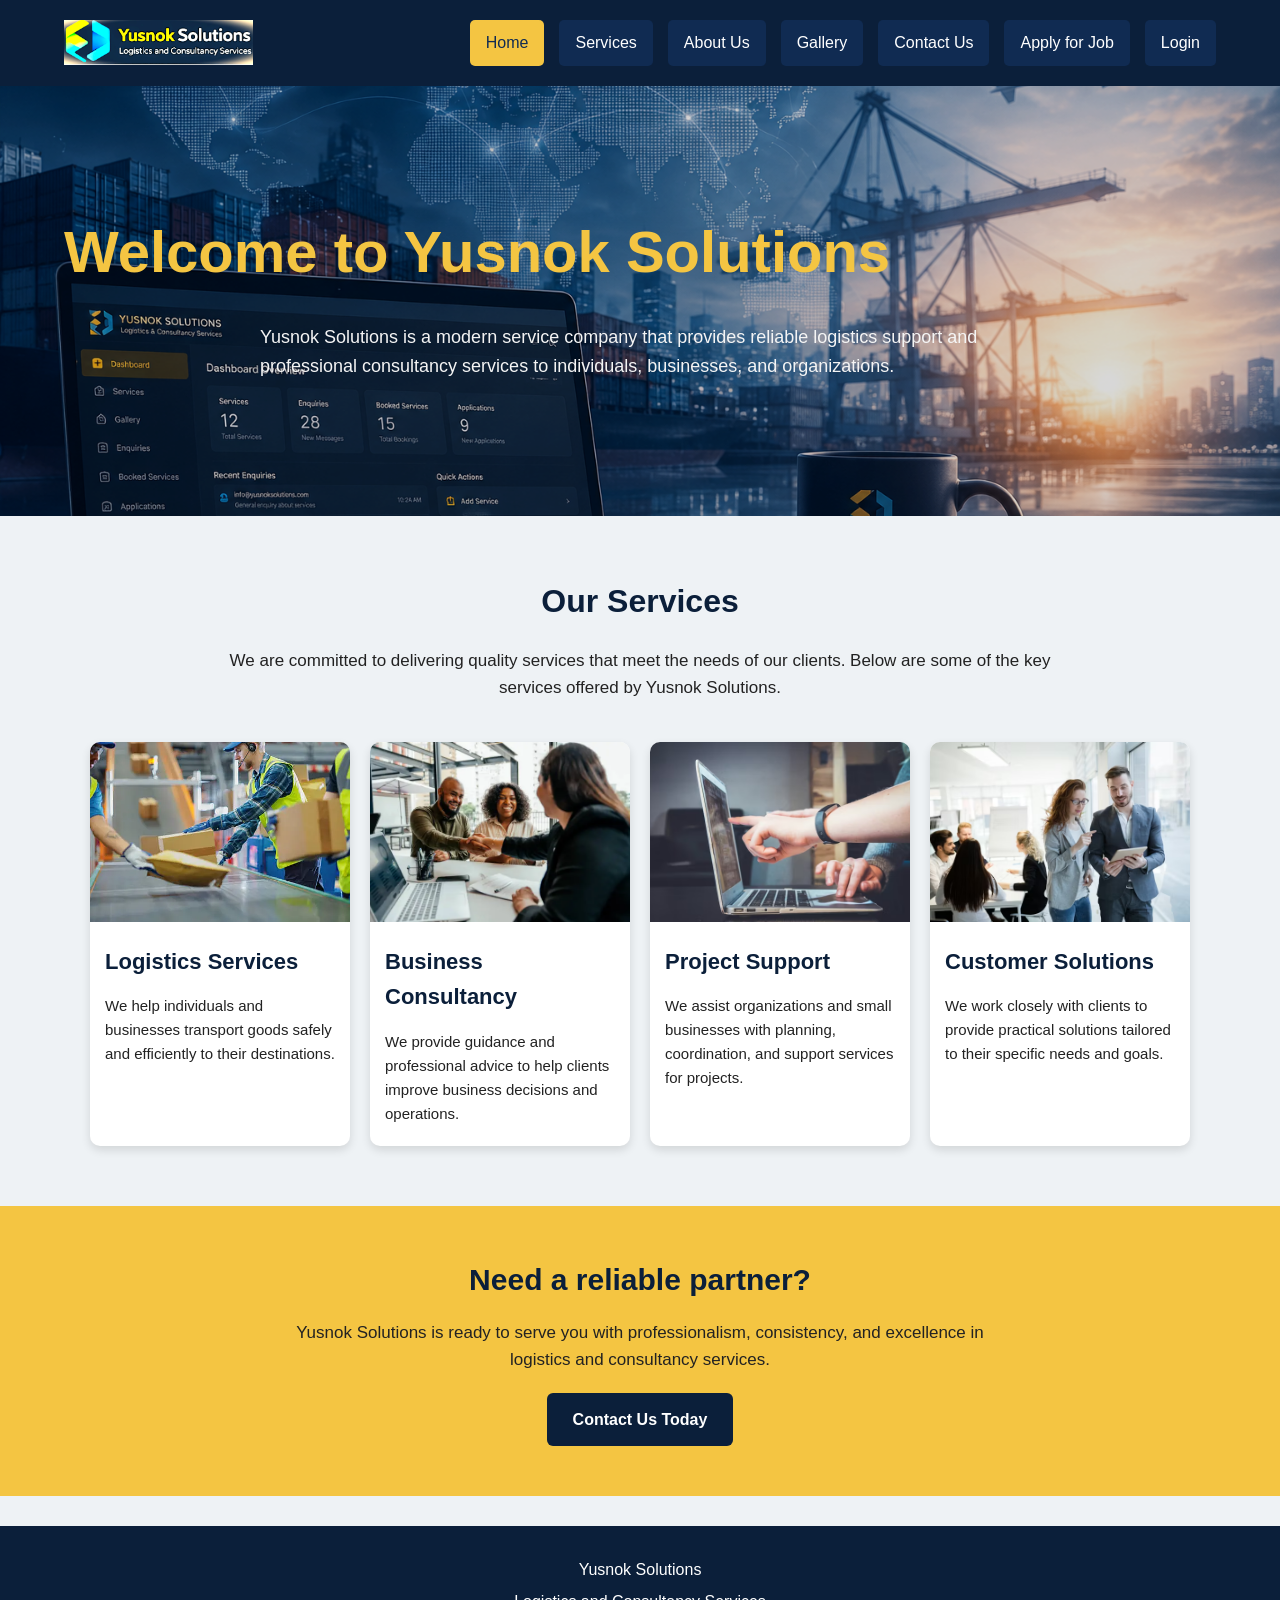
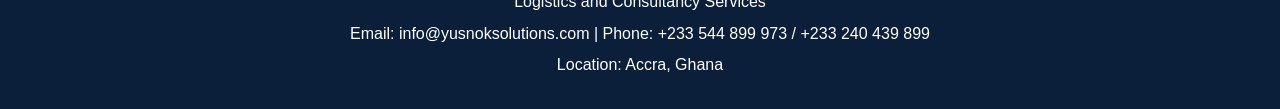
<file: index.html>
<!DOCTYPE html>
<html>
<head>
    <!-- Page title -->
    <title>Yusnok Solutions - Home</title>
    <!-- External Css -->
    <link rel="stylesheet" href="style.css">
</head>
<body>
    <!-- Main heading -->
    <header>
        <div class="container header-flex">
            <div class="logo">
                <img src="images/logo/logo.png" alt="Yusnok Solutions Logo">
            </div>

    <!-- Navigations -->
            <nav>
                <ul>
                    <li><a href="index.html" class="active">Home</a></li>
                    <li><a href="services.html">Services</a></li>
                    <li><a href="about.html">About Us</a></li>
                    <li><a href="gallery.html">Gallery</a></li>
                    <li><a href="contact.html">Contact Us</a></li>
                    <li><a href="apply.html">Apply for Job</a></li>
                    <li><a href="login.html">Login</a></li>
                </ul>
            </nav>
        </div>
    </header>
    
    <!-- Hero -->
    <section class="hero">
        <div class="container">
            <h1>Welcome to Yusnok Solutions</h1>
            <p>
                Yusnok Solutions is a modern service company that provides reliable logistics
                support and professional consultancy services to individuals, businesses,
                and organizations.
            </p>
        </div>
    </section>

    <section class="section">
        <div class="container">
            <h2 class="section-title">Our Services</h2>
            <p class="section-text">
                We are committed to delivering quality services that meet the needs of our clients.
                Below are some of the key services offered by Yusnok Solutions.
            </p>

            <!-- Service cards -->
            <div class="services">
                <div class="service-box">
                    <img src="images/service4.jpg" alt="Delivery Services">
                    <h3>Logistics Services</h3>
                    <p>
                        We help individuals and businesses transport goods safely and efficiently
                        to their destinations.
                    </p>
                </div>

                <div class="service-box">
                    <img src="images/gallary3.jpg" alt="Business Consultancy">
                    <h3>Business Consultancy</h3>
                    <p>
                        We provide guidance and professional advice to help clients improve
                        business decisions and operations.
                    </p>
                </div>

                <div class="service-box">
                    <img src="images/project.jpg" alt="Project Support">
                    <h3>Project Support</h3>
                    <p>
                        We assist organizations and small businesses with planning,
                        coordination, and support services for projects.
                    </p>
                </div>

                <div class="service-box">
                    <img src="images/customer.jpg" alt="Customer Solutions">
                    <h3>Customer Solutions</h3>
                    <p>
                        We work closely with clients to provide practical solutions tailored
                        to their specific needs and goals.
                    </p>
                </div>
            </div>
        </div>
    </section>

    <!-- Call To Action Section -->
    <section class="cta">
        <div class="container">
            <h2>Need a reliable partner?</h2>
            <p>
                Yusnok Solutions is ready to serve you with professionalism, consistency,
                and excellence in logistics and consultancy services.
            </p>
            <a href="contact.html">Contact Us Today</a>
        </div>
    </section>
    <!-- Footer -->
    <footer>
        <p>Yusnok Solutions</p>
        <p>Logistics and Consultancy Services</p>
        <p>Email: info@yusnoksolutions.com | Phone: +233 544 899 973 / +233 240 439 899</p>
        <p>Location: Accra, Ghana</p>
    </footer>

</body>
</html>
</file>
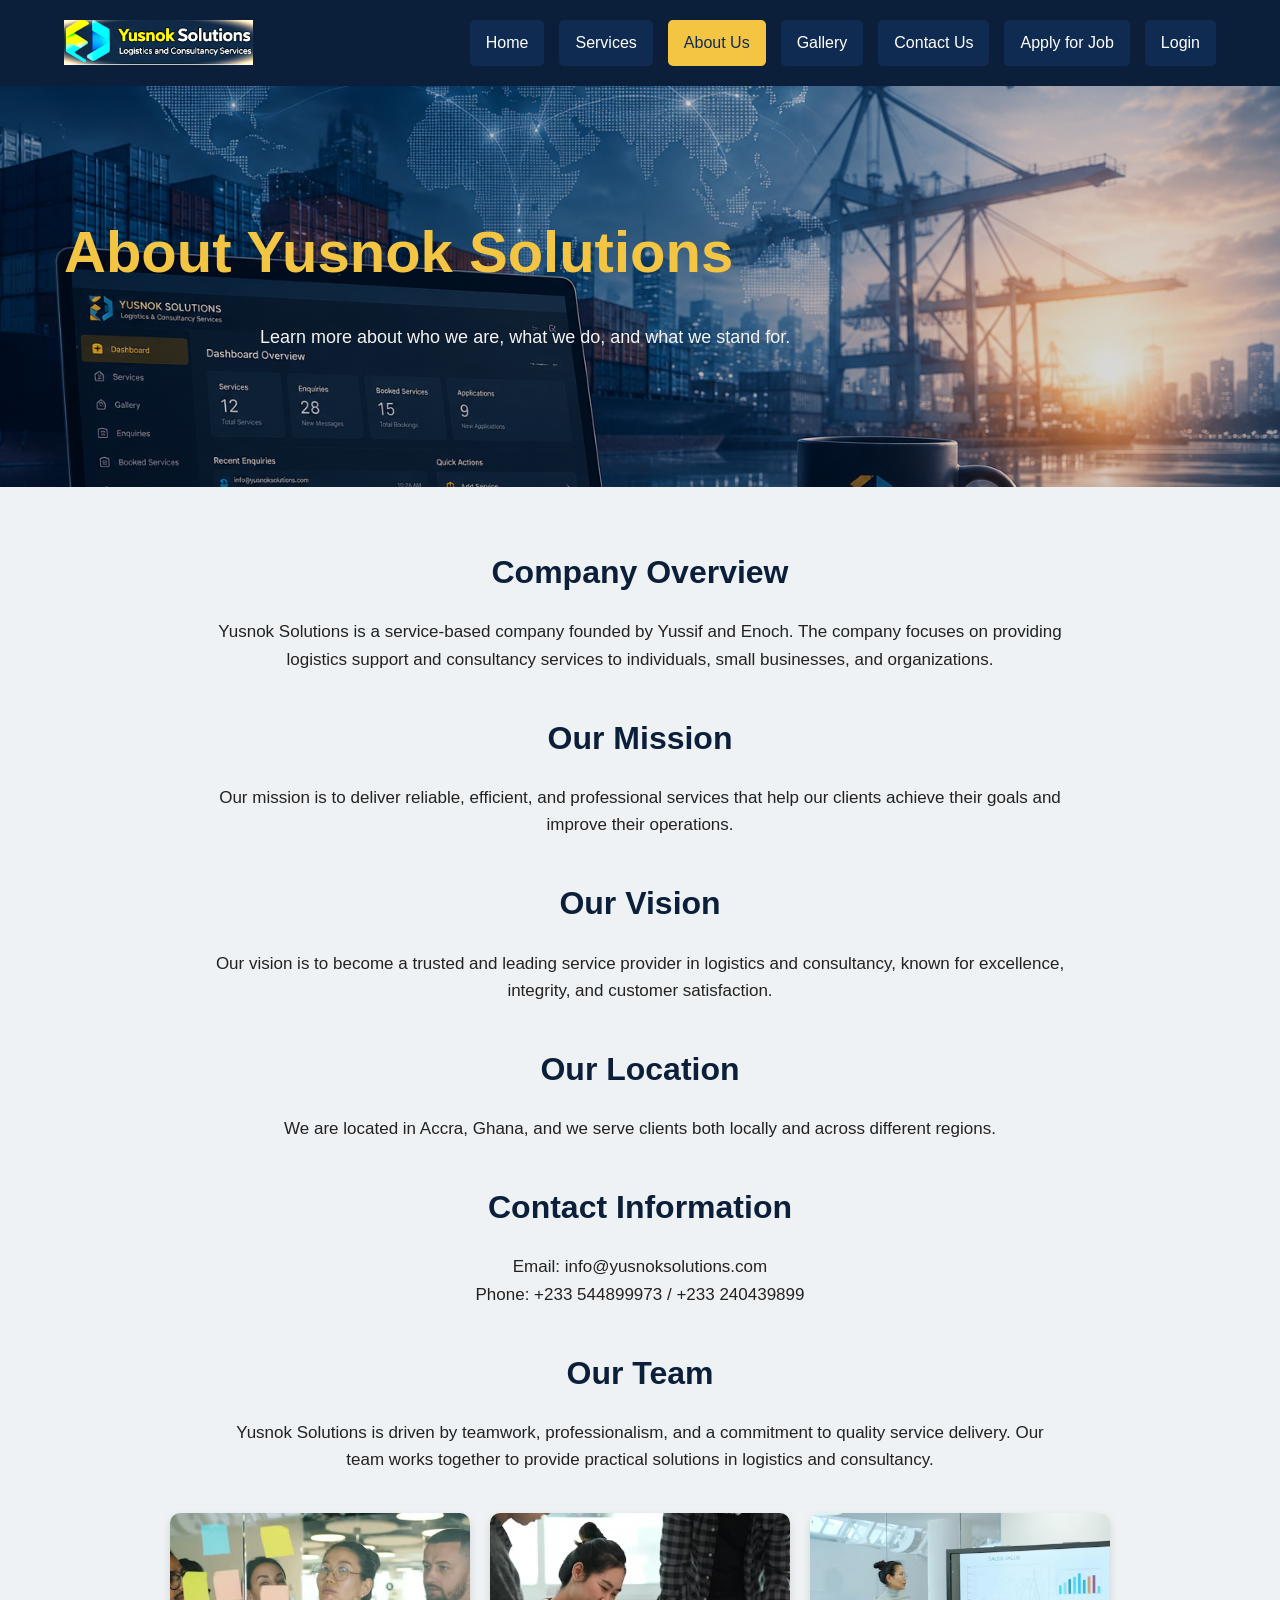
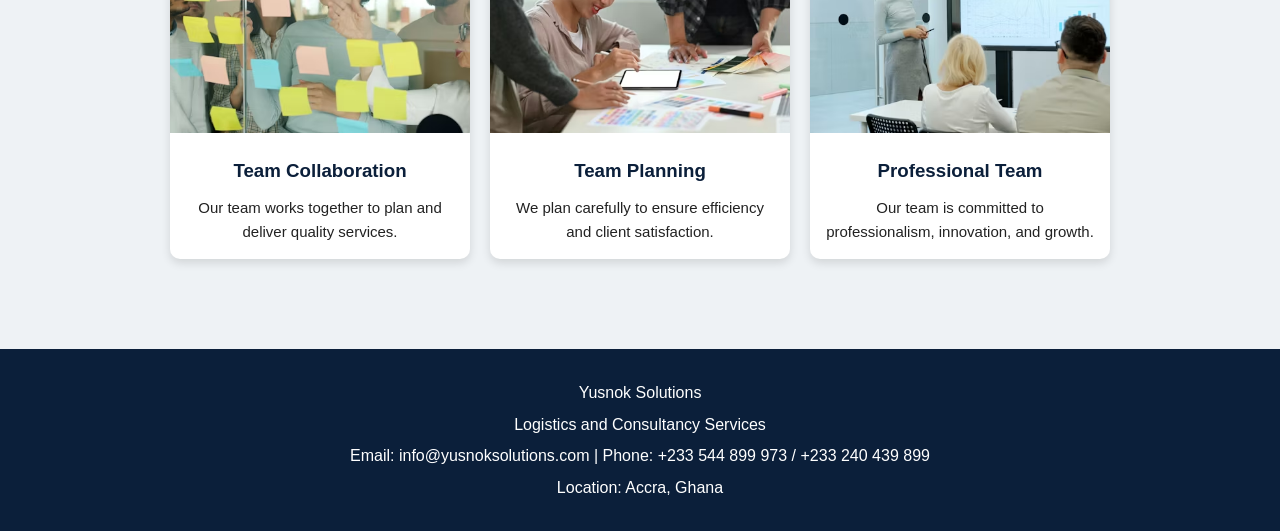
<file: about.html>
<!DOCTYPE html>

<html>
<head>
    <!-- Page title -->
    <title>Yusnok Solutions - About Us</title>

    <!-- External CSS fle -->
    <link rel="stylesheet" href="style.css">
</head>

<body>

<!--Header -->
<header>
    <div class="container header-flex">

        <!-- Logo -->
        <div class="logo">
            <img src="images/logo/logo.png" alt="Yusnok Solutions Logo">
        </div>

        <!-- Navigations -->
        <nav>
            <ul>
                <li><a href="index.html">Home</a></li>
                <li><a href="services.html">Services</a></li>
                <li><a href="about.html" class="active">About Us</a></li>
                <li><a href="gallery.html">Gallery</a></li>
                <li><a href="contact.html">Contact Us</a></li>
                <li><a href="apply.html">Apply for Job</a></li>
                <li><a href="login.html">Login</a></li>
            </ul>
        </nav>

    </div>
</header>

<!-- Hero Section -->
<section class="hero">
    <div class="container">

        <!-- Main heading -->
        <h1>About Yusnok Solutions</h1>

        <p>
            Learn more about who we are, what we do, and what we stand for.
        </p>

    </div>
</section>

<!-- About Section -->
<section class="section">
    <div class="container">

        <h2 class="section-title">Company Overview</h2>
        <p class="section-text">
            Yusnok Solutions is a service-based company founded by Yussif and Enoch.
            The company focuses on providing logistics support and consultancy services
            to individuals, small businesses, and organizations.
        </p>

        <h2 class="section-title">Our Mission</h2>
        <p class="section-text">
            Our mission is to deliver reliable, efficient, and professional services
            that help our clients achieve their goals and improve their operations.
        </p>

        <h2 class="section-title">Our Vision</h2>
        <p class="section-text">
            Our vision is to become a trusted and leading service provider in logistics
            and consultancy, known for excellence, integrity, and customer satisfaction.
        </p>

        <h2 class="section-title">Our Location</h2>
        <p class="section-text">
            We are located in Accra, Ghana, and we serve clients both locally and
            across different regions.
        </p>

        <!-- Contact Details -->
        <h2 class="section-title">Contact Information</h2>
        <p class="section-text">
            Email: info@yusnoksolutions.com <br>
            Phone: +233 544899973 / +233 240439899
        </p>

        <!-- Team Section -->
        <h2 class="section-title">Our Team</h2>

        <p class="section-text">
            Yusnok Solutions is driven by teamwork, professionalism, and a commitment to
            quality service delivery. Our team works together to provide practical solutions
            in logistics and consultancy.
        </p>

        <!-- Team Gallery -->
        <div class="team-gallery">

            <div class="team-box">
                <img src="images/team1.jpg" alt="Team Collaboration">
                <h3>Team Collaboration</h3>
                <p>Our team works together to plan and deliver quality services.</p>
            </div>

            <div class="team-box">
                <img src="images/team2.jpg" alt="Team Planning">
                <h3>Team Planning</h3>
                <p>We plan carefully to ensure efficiency and client satisfaction.</p>
            </div>

            <div class="team-box">
                <img src="images/team3.jpg" alt="Team Presentation">
                <h3>Professional Team</h3>
                <p>Our team is committed to professionalism, innovation, and growth.</p>
            </div>

        </div>

    </div>
</section>

<!-- Footer -->
<footer>
    <p>Yusnok Solutions</p>
    <p>Logistics and Consultancy Services</p>
    <p>Email: info@yusnoksolutions.com | Phone: +233 544 899 973 / +233 240 439 899</p>
    <p>Location: Accra, Ghana</p>
</footer>

</body>
</html>
</file>
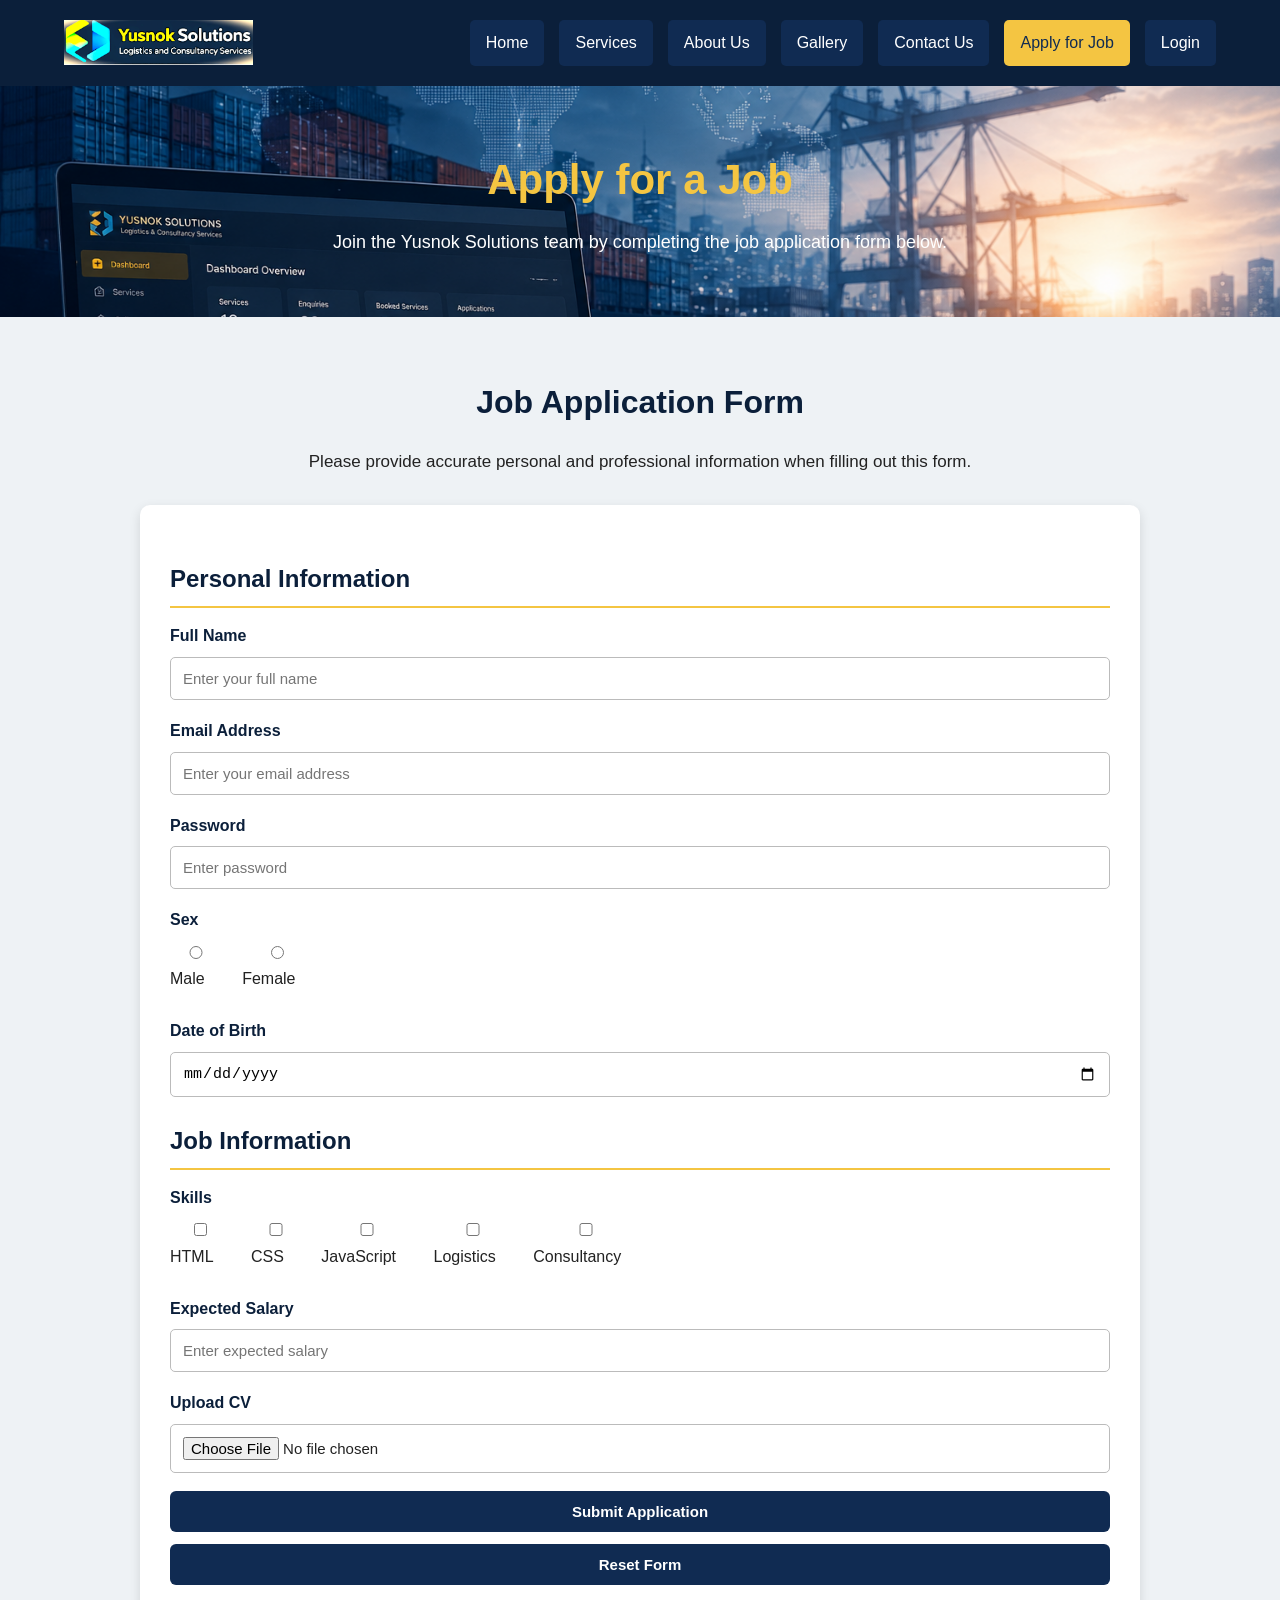
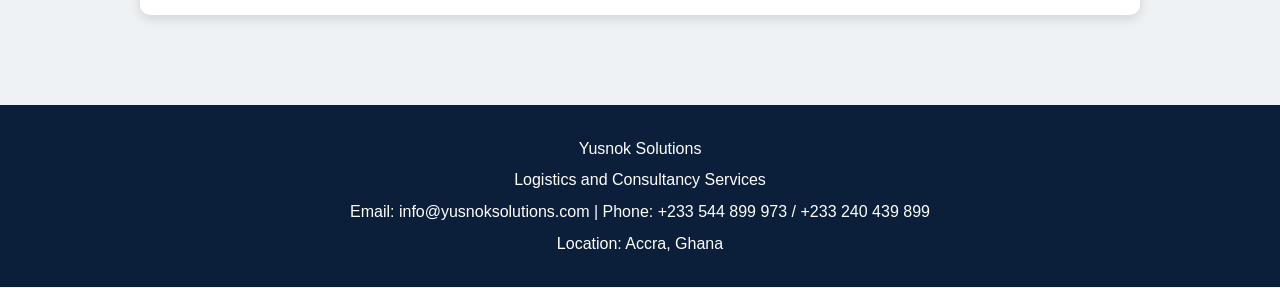
<file: apply.html>
<!DOCTYPE html>
<html>

<head>

    <!-- Page title -->
    <title>Yusnok Solutions - Apply for Job</title>

    <!-- Main CSS file -->
    <link rel="stylesheet" href="style.css">

</head>

<body>

<!-- Header-->
<header>

    <div class="container header-flex">

        <!-- Company logo -->
        <div class="logo">
            <img src="images/logo/logo.png" alt="Yusnok Solutions Logo">
        </div>

        <!-- Navigations -->
        <nav>
            <ul>

                <li><a href="index.html">Home</a></li>
                <li><a href="services.html">Services</a></li>
                <li><a href="about.html">About Us</a></li>
                <li><a href="gallery.html">Gallery</a></li>
                <li><a href="contact.html">Contact Us</a></li>
                <li><a href="apply.html" class="active">Apply for Job</a></li>

                <li><a href="login.html">Login</a></li>

            </ul>
        </nav>

    </div>

</header>

<!-- Page banner -->
<section class="page-banner">

    <div class="container">

        <h1>Apply for a Job</h1>

        <p>
            Join the Yusnok Solutions team by completing the job application form below.
        </p>

    </div>

</section>

<!-- Main application section -->
<section class="section">

    <div class="container">

        <h2 class="section-title">Job Application Form</h2>

        <p class="job-note">
            Please provide accurate personal and professional information when filling out this form.
        </p>

        <!-- Application form box -->
        <div class="job-form-box">

            <form>

                <!-- Personal information -->
                <h3 class="form-section-title">Personal Information</h3>

                <div class="form-group">

                    <label for="fullname">Full Name</label>

                    <input type="text" id="fullname" name="fullname" placeholder="Enter your full name">

                </div>

                <div class="form-group">

                    <label for="email">Email Address</label>

                    <input type="email" id="email" name="email" placeholder="Enter your email address">

                </div>

                <div class="form-group">

                    <label for="password">Password</label>

                    <input type="password" id="password" name="password" placeholder="Enter password">

                </div>

                <!-- Radio buttons -->
                <div class="form-group">

                    <label>Sex</label>

                    <div class="radio-group">

                        <label><input type="radio" name="sex" value="male"> Male</label>

                        <label><input type="radio" name="sex" value="female"> Female</label>

                    </div>

                </div>

                <div class="form-group">

                    <label for="dob">Date of Birth</label>

                    <input type="date" id="dob" name="dob">

                </div>

                <!-- Job information -->
                <h3 class="form-section-title">Job Information</h3>

                <!-- Checkbox section -->
                <div class="form-group">

                    <label>Skills</label>

                    <div class="checkbox-group">

                        <label><input type="checkbox" name="skills" value="html"> HTML</label>

                        <label><input type="checkbox" name="skills" value="css"> CSS</label>

                        <label><input type="checkbox" name="skills" value="javascript"> JavaScript</label>

                        <label><input type="checkbox" name="skills" value="logistics"> Logistics</label>

                        <label><input type="checkbox" name="skills" value="consulting"> Consultancy</label>

                    </div>

                </div>

                <div class="form-group">

                    <label for="salary">Expected Salary</label>

                    <input type="number" id="salary" name="salary" placeholder="Enter expected salary">

                </div>

                <!-- File upload -->
                <div class="form-group">

                    <label for="cv">Upload CV</label>

                    <input type="file" id="cv" name="cv">

                </div>

                <!-- Form buttons -->
                <div class="form-buttons">

                    <input type="submit" value="Submit Application">

                    <input type="reset" value="Reset Form">

                </div>

            </form>

        </div>

    </div>

</section>

<!-- Footer -->
<footer>

    <p>Yusnok Solutions</p>

    <p>Logistics and Consultancy Services</p>

    <p>Email: info@yusnoksolutions.com | Phone: +233 544 899 973 / +233 240 439 899</p>

    <p>Location: Accra, Ghana</p>

</footer>

</body>
</html>
</file>
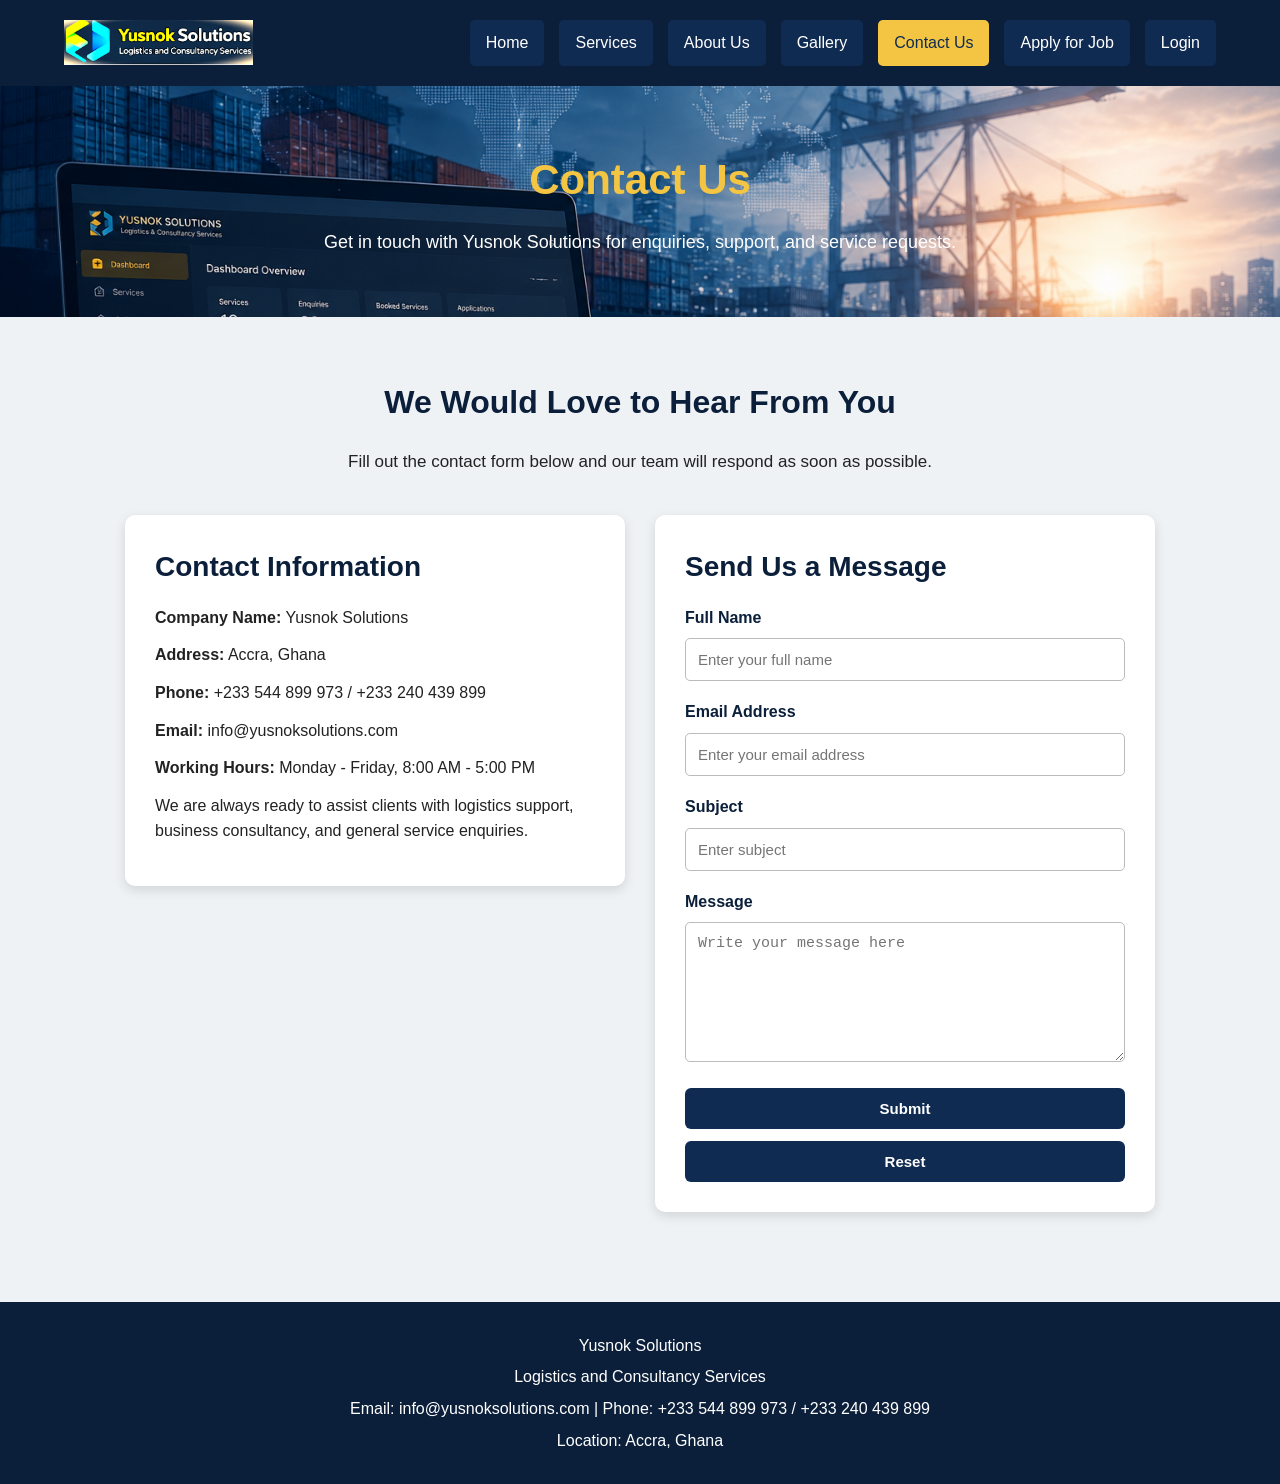
<file: contact.html>
<!DOCTYPE html>
<html>

<head>

    <!-- Page title -->
    <title>Yusnok Solutions - Contact Us</title>

    <!-- Extnl CSS file -->
    <link rel="stylesheet" href="style.css">

</head>

<body>

<!-- Heading -->
<header>

    <div class="container header-flex">

        <!-- Company logo -->
        <div class="logo">
            <img src="images/logo/logo.png" alt="Yusnok Solutions Logo">
        </div>

        <!-- Navigation menu -->
        <nav>
            <ul>

                <li><a href="index.html">Home</a></li>
                <li><a href="services.html">Services</a></li>
                <li><a href="about.html">About Us</a></li>
                <li><a href="gallery.html">Gallery</a></li>

                <!-- Current page -->
                <li><a href="contact.html" class="active">Contact Us</a></li>

                <li><a href="apply.html">Apply for Job</a></li>
                <li><a href="login.html">Login</a></li>

            </ul>
        </nav>

    </div>

</header>

<!-- Page banner -->
<section class="page-banner">

    <div class="container">

        <h1>Contact Us</h1>

        <p>
            Get in touch with Yusnok Solutions for enquiries, support, and service requests.
        </p>

    </div>

</section>

<!-- contact section -->
<section class="section">

    <div class="container">

        <h2 class="section-title">We Would Love to Hear From You</h2>

        <p class="section-text">
            Fill out the contact form below and our team will respond as soon as possible.
        </p>

        <!-- Contact layout -->
        <div class="contact-wrapper">

            <!-- Contact information box -->
            <div class="contact-box">

                <h3>Contact Information</h3>

                <p><b>Company Name:</b> Yusnok Solutions</p>

                <p><b>Address:</b> Accra, Ghana</p>

                <p><b>Phone:</b> +233 544 899 973 / +233 240 439 899</p>

                <p><b>Email:</b> info@yusnoksolutions.com</p>

                <p><b>Working Hours:</b> Monday - Friday, 8:00 AM - 5:00 PM</p>

                <p>
                    We are always ready to assist clients with logistics support,
                    business consultancy, and general service enquiries.
                </p>

            </div>

            <!-- Contact form box -->
            <div class="form-box">

                <h3>Send Us a Message</h3>

                <!-- Contact form -->
                <form>

                    <div class="form-group">

                        <label for="fullname">Full Name</label>

                        <input type="text" id="fullname" name="fullname" placeholder="Enter your full name">

                    </div>

                    <div class="form-group">

                        <label for="email">Email Address</label>

                        <input type="email" id="email" name="email" placeholder="Enter your email address">

                    </div>

                    <div class="form-group">

                        <label for="subject">Subject</label>

                        <input type="text" id="subject" name="subject" placeholder="Enter subject">

                    </div>

                    <div class="form-group">

                        <label for="message">Message</label>

                        <textarea id="message" name="message" placeholder="Write your message here"></textarea>

                    </div>

                    <!-- Form buttons -->
                    <div class="form-buttons">

                        <input type="submit" value="Submit">

                        <input type="reset" value="Reset">

                    </div>

                </form>

            </div>

        </div>

    </div>

</section>

<!-- Footer -->
<footer>

    <p>Yusnok Solutions</p>

    <p>Logistics and Consultancy Services</p>
    <p>Email: info@yusnoksolutions.com | Phone: +233 544 899 973 / +233 240 439 899</p>
    <p>Location: Accra, Ghana</p>

</footer>

</body>
</html>
</file>
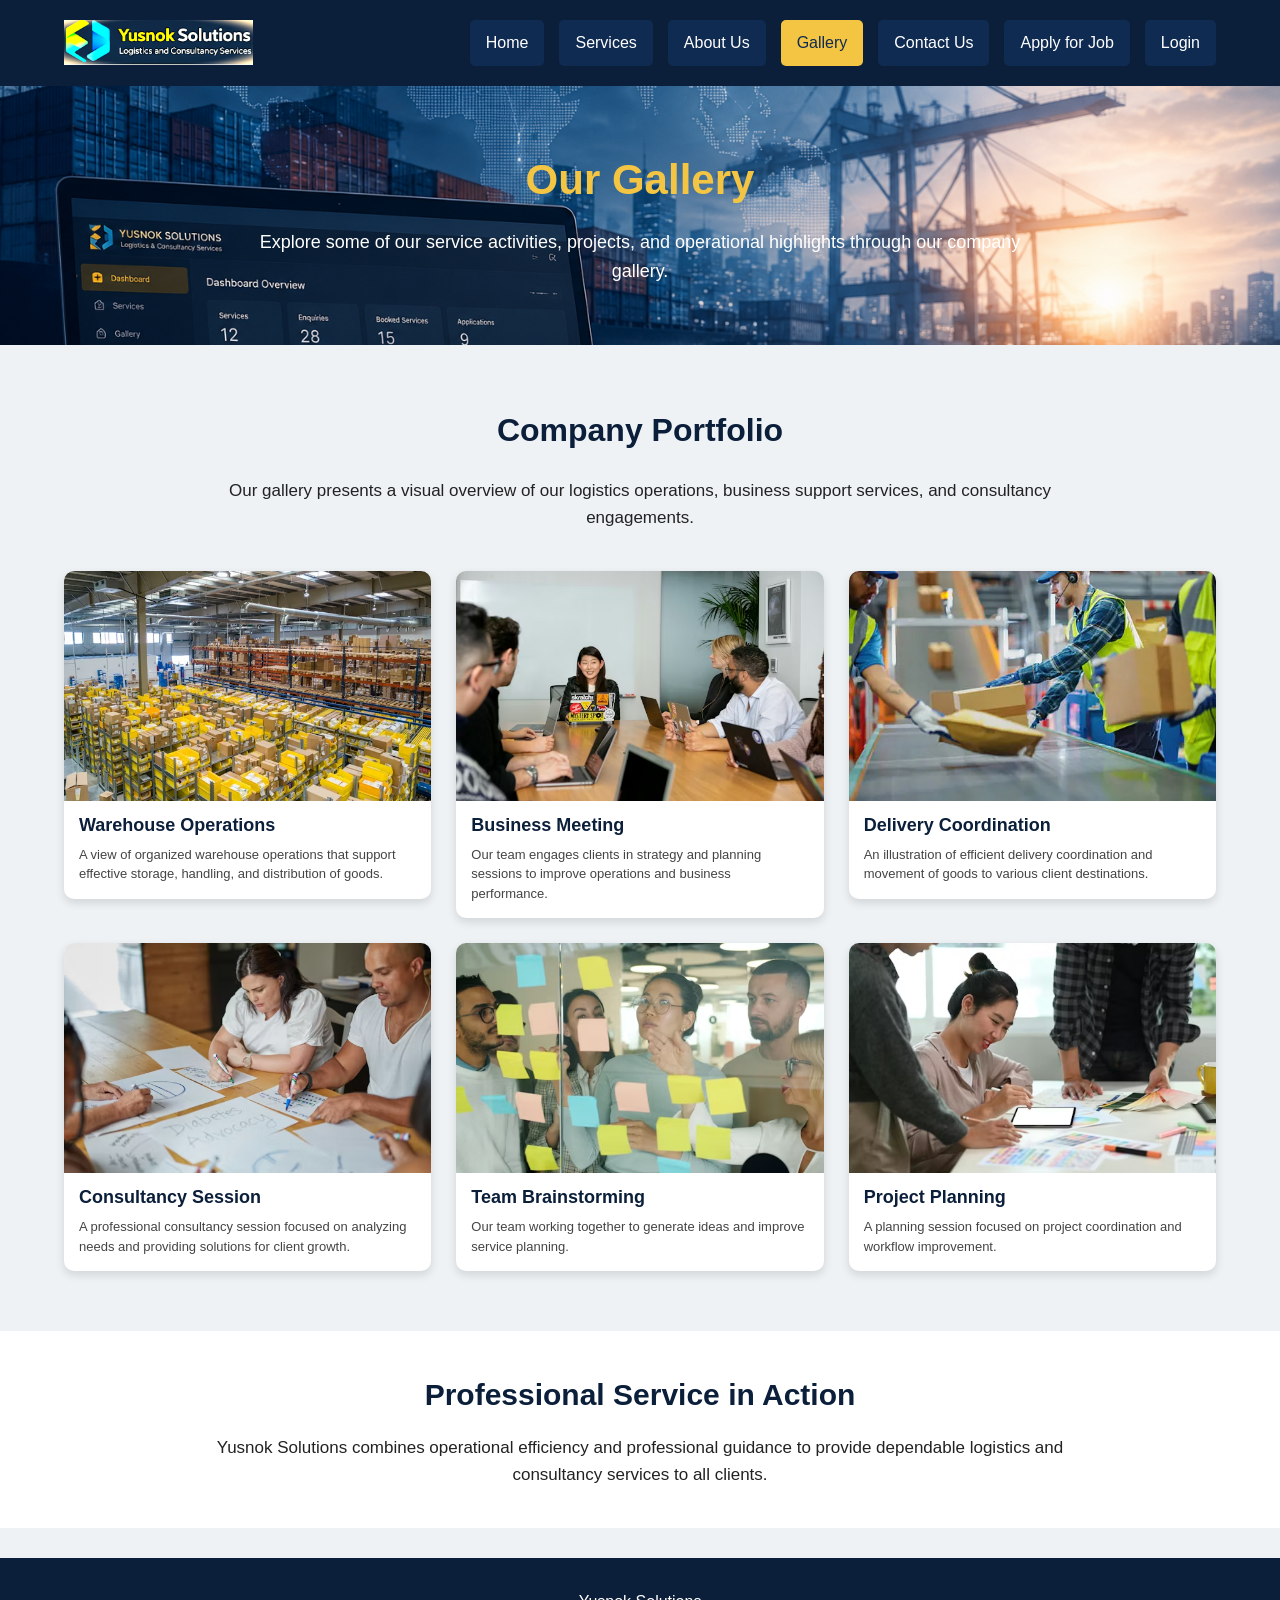
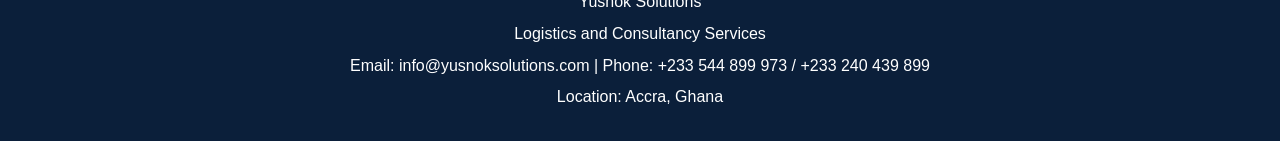
<file: gallery.html>
<!DOCTYPE html>
<html>
<head>
    <title>Yusnok Solutions - Gallery</title>
    <link rel="stylesheet" href="style.css">
</head>
<body>

<header>
    <div class="container header-flex">
            <div class="logo">
                <img src="images/logo/logo.png" alt="Yusnok Solutions Logo">
            </div>
            
        <!--Navigations-->
        <nav>
            <ul>
                <li><a href="index.html">Home</a></li>
                <li><a href="services.html">Services</a></li>
                <li><a href="about.html">About Us</a></li>
                <li><a href="gallery.html" class="active">Gallery</a></li>
                <li><a href="contact.html">Contact Us</a></li>
                <li><a href="apply.html">Apply for Job</a></li>
                <li><a href="login.html">Login</a></li>
            </ul>
        </nav>
    </div>
</header>

<section class="page-banner">
    <div class="container">
        <h1>Our Gallery</h1>
        <p>
            Explore some of our service activities, projects, and operational highlights
            through our company gallery.
        </p>
    </div>
</section>

<section class="section">
    <div class="container">
        <h2 class="section-title">Company Portfolio</h2>
        <p class="section-text">
            Our gallery presents a visual overview of our logistics operations,
            business support services, and consultancy engagements.
        </p>

        <div class="gallery-grid-new">

            <div class="gallery-item">
                <img src="images/service2.jpg" alt="Warehouse Operations">
                <h3>Warehouse Operations</h3>
                <p>
                    A view of organized warehouse operations that support effective
                    storage, handling, and distribution of goods.
                </p>
            </div>

            <div class="gallery-item">
                <img src="images/business-cons.jpg" alt="Business Meeting">
                <h3>Business Meeting</h3>
                <p>
                    Our team engages clients in strategy and planning sessions to
                    improve operations and business performance.
                </p>
            </div>

            <div class="gallery-item">
                <img src="images/service4.jpg" alt="Delivery Coordination">
                <h3>Delivery Coordination</h3>
                <p>
                    An illustration of efficient delivery coordination and movement
                    of goods to various client destinations.
                </p>
            </div>

            <div class="gallery-item">
                <img src="images/seen.jpg" alt="Consultancy Session">
                <h3>Consultancy Session</h3>
                <p>
                    A professional consultancy session focused on analyzing needs
                    and providing solutions for client growth.
                </p>
            </div>

            <div class="gallery-item">
                <img src="images/team1.jpg" alt="Team Brainstorming">
                <h3>Team Brainstorming</h3>
                <p>
                    Our team working together to generate ideas and improve service planning.
                </p>
            </div>

            <div class="gallery-item">
                <img src="images/team2.jpg" alt="Project Planning">
                <h3>Project Planning</h3>
                <p>
                    A planning session focused on project coordination and workflow improvement.
                </p>
            </div>

        </div>
    </div>
</section>

<!--info-strip section-->
<section class="info-strip">
    <div class="container">
        <h2>Professional Service in Action</h2>
        <p>
            Yusnok Solutions combines operational efficiency and professional guidance
            to provide dependable logistics and consultancy services to all clients.
        </p>
    </div>
</section>

<footer>
    <p>Yusnok Solutions</p>
    <p>Logistics and Consultancy Services</p>
    <p>Email: info@yusnoksolutions.com | Phone:  +233 544 899 973 / +233 240 439 899</p>
    <p>Location: Accra, Ghana</p>
</footer>

</body>
</html>
</file>
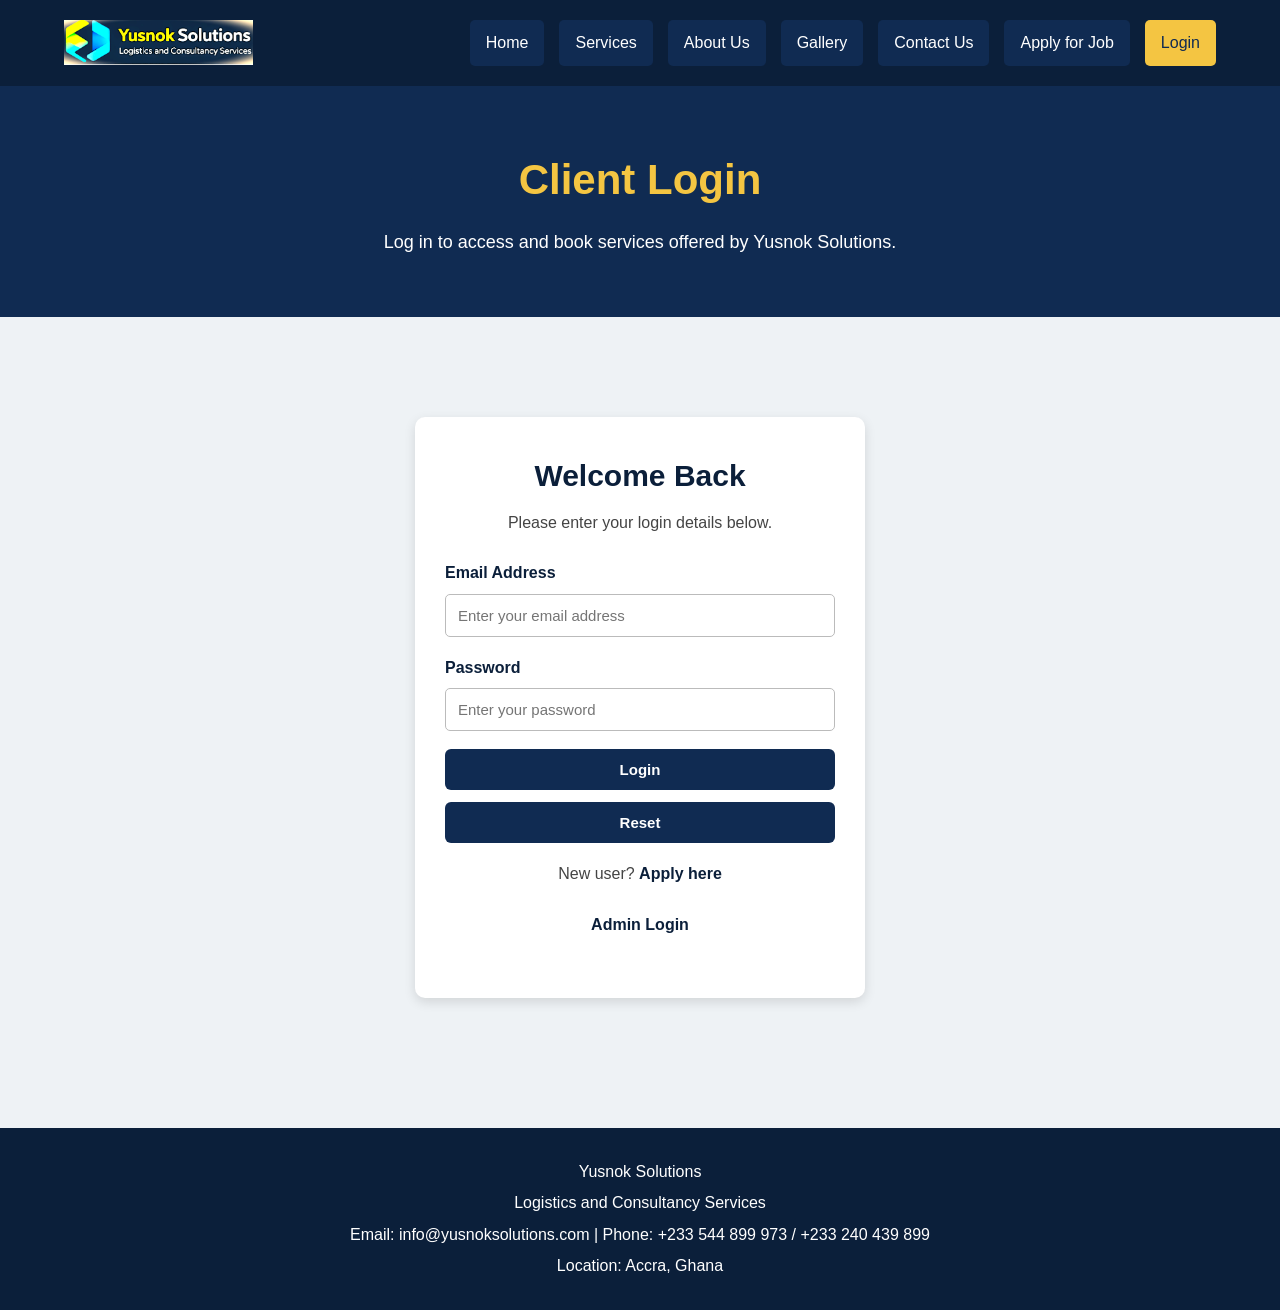
<file: login.html>
<!DOCTYPE html>
<html>
<head>

    <!-- Page title -->
    <title>Yusnok Solutions - Login</title>

    <!-- CSS file -->
    <link rel="stylesheet" href="style.css">

</head>

<body>

<!-- Header section -->
<header>

    <div class="container header-flex">

        <!--  logo -->
        <div class="logo">
            <img src="images/logo/logo.png" alt="Yusnok Solutions Logo">
        </div>

        <!-- Navigation links -->
        <nav>
            <ul>

                <li><a href="index.html">Home</a></li>
                <li><a href="services.html">Services</a></li>
                <li><a href="about.html">About Us</a></li>
                <li><a href="gallery.html">Gallery</a></li>
                <li><a href="contact.html">Contact Us</a></li>
                <li><a href="apply.html">Apply for Job</a></li>
                <li><a href="login.html" class="active">Login</a></li>

            </ul>
        </nav>

    </div>

</header>

<!-- Login banner -->
<section class="page-banner client-login-banner">

    <div class="container">

        <h1>Client Login</h1>

        <p>
            Log in to access and book services offered by Yusnok Solutions.
        </p>

    </div>

</section>

<!-- Login section -->
<section class="section">

    <div class="container">

        <div class="login-wrapper">

            <!-- Login form box -->
            <div class="login-box">

                <h2>Welcome Back</h2>

                <p>Please enter your login details below.</p>

                <!-- Login form -->
                <form>

                    <div class="form-group">

                        <label for="email">Email Address</label>

                        <input type="email" id="email" name="email" placeholder="Enter your email address">

                    </div>

                    <div class="form-group">

                        <label for="password">Password</label>

                        <input type="password" id="password" name="password" placeholder="Enter your password">

                    </div>

                    <!-- Form buttons -->
                    <div class="form-buttons">

                        <input type="submit" value="Login">

                        <input type="reset" value="Reset">

                    </div>

                </form>

                <!-- Extra login links -->
                <div class="login-links">

                    <p>New user? <a href="apply.html">Apply here</a></p>

                    <p><a href="admin/admin-login.html">Admin Login</a></p>

                </div>

            </div>

        </div>

    </div>

</section>

<!-- Footer -->
<footer>

    <p>Yusnok Solutions</p>

    <p>Logistics and Consultancy Services</p>

    <p>Email: info@yusnoksolutions.com | Phone: +233 544 899 973 / +233 240 439 899</p>

    <p>Location: Accra, Ghana</p>

</footer>

</body>
</html>
</file>
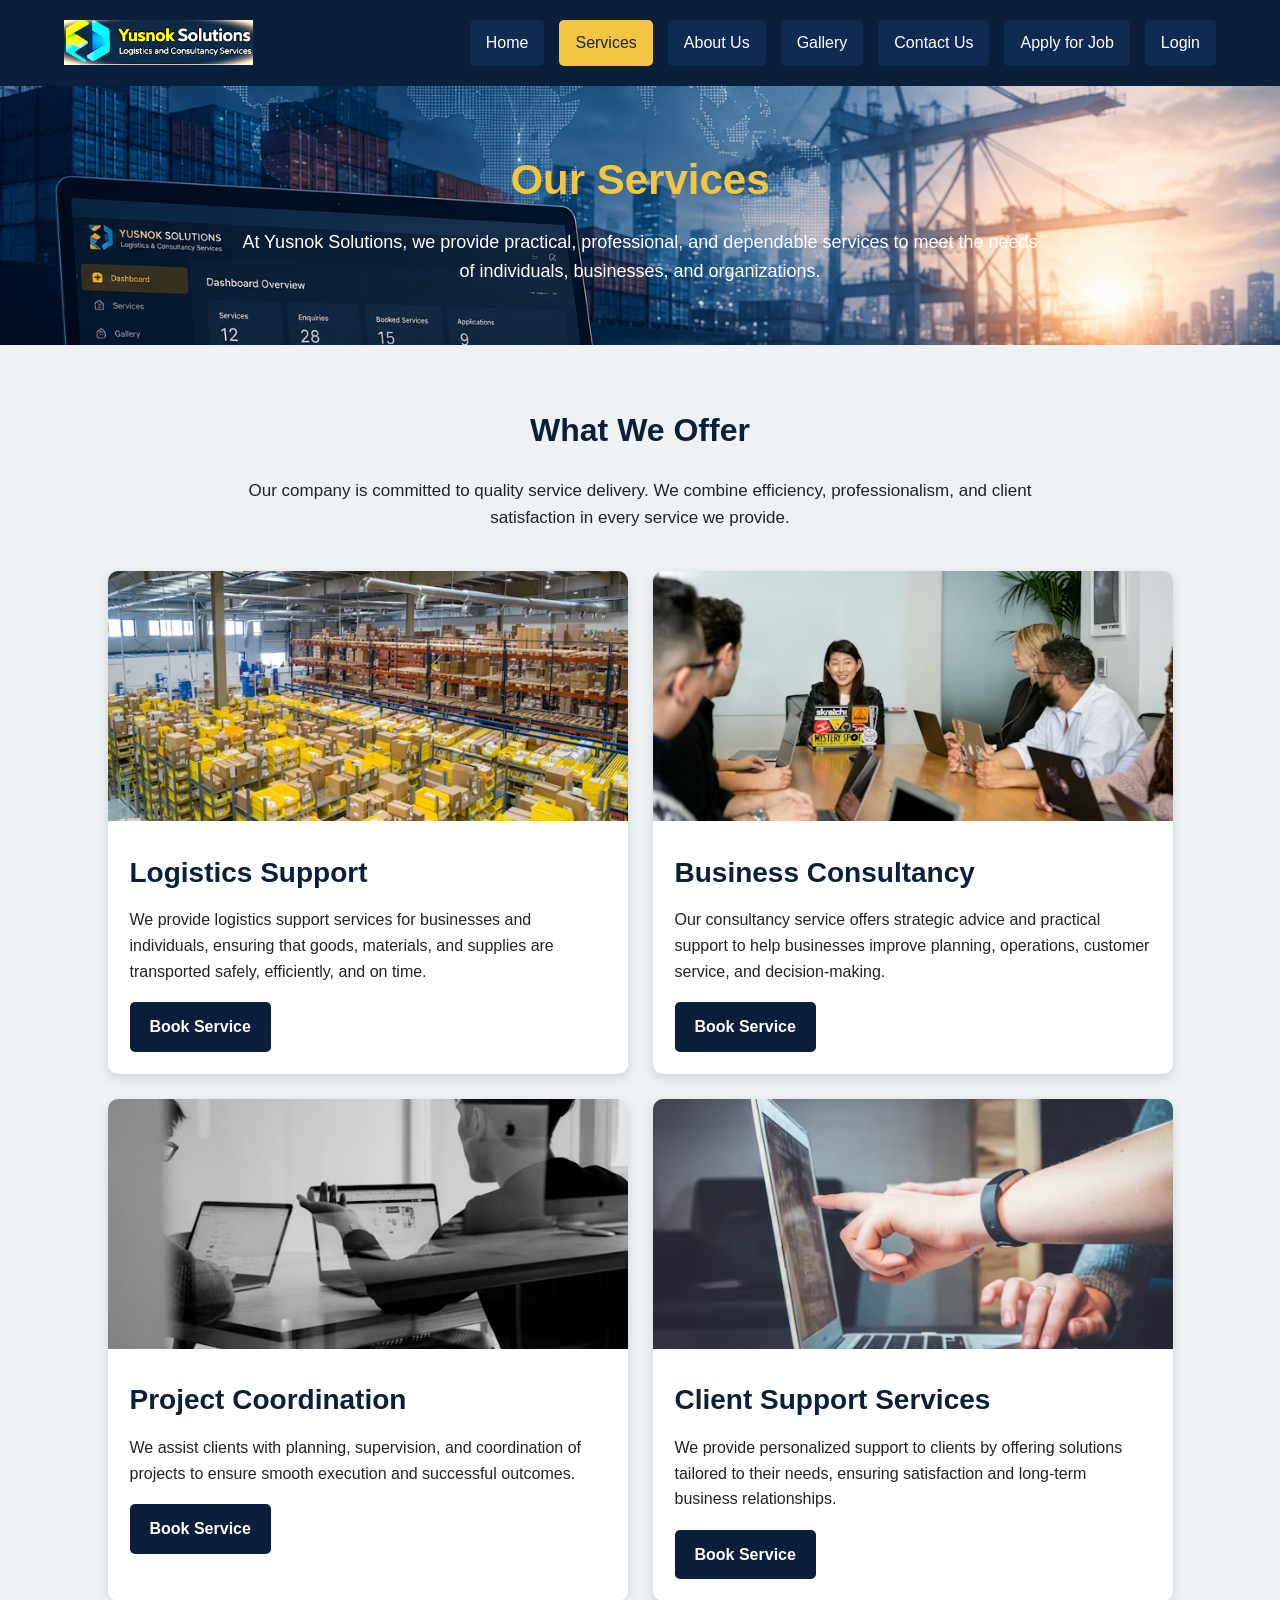
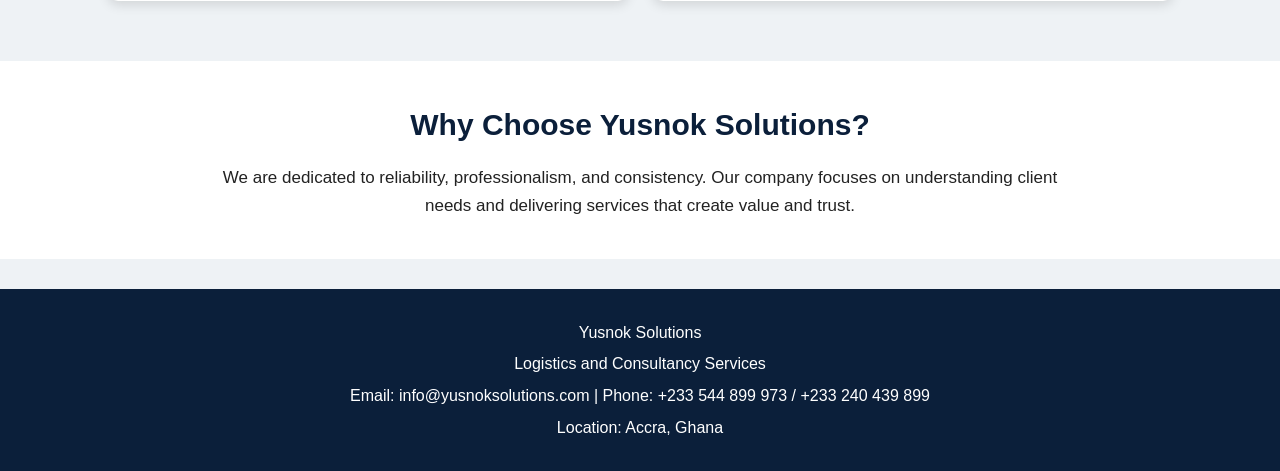
<file: services.html>
<!DOCTYPE html>
<html>

<head>

    <!-- Page title -->
    <title>Yusnok Solutions - Services</title>

    <!-- linked CSS file -->
    <link rel="stylesheet" href="style.css">

</head>

<body>

<!-- Header section -->
<header>

    <div class="container header-flex">

        <!-- logo -->
        <div class="logo">
            <img src="images/logo/logo.png" alt="Yusnok Solutions Logo">
        </div>

        <!-- Navigations-->
        <nav>
            <ul>

                <li><a href="index.html">Home</a></li>
                <li><a href="services.html" class="active">Services</a></li>
                <li><a href="about.html">About Us</a></li>
                <li><a href="gallery.html">Gallery</a></li>
                <li><a href="contact.html">Contact Us</a></li>
                <li><a href="apply.html">Apply for Job</a></li>
                <li><a href="login.html">Login</a></li>

            </ul>
        </nav>

    </div>

</header>

<!-- Page banner -->
<section class="page-banner">

    <div class="container">

        <h1>Our Services</h1>

        <p>
            At Yusnok Solutions, we provide practical, professional, and dependable
            services to meet the needs of individuals, businesses, and organizations.
        </p>

    </div>

</section>

<!-- Main services section -->
<section class="section">

    <div class="container">

        <h2 class="section-title">What We Offer</h2>

        <p class="section-text">
            Our company is committed to quality service delivery. We combine efficiency,
            professionalism, and client satisfaction in every service we provide.
        </p>

        <!-- service cards -->
        <div class="service-grid-large">

            <!-- Service card 1 -->
            <div class="service-card-large">

                <img src="images/service2.jpg" alt="Logistics Support">

                <div class="service-card-content">

                    <h3>Logistics Support</h3>

                    <p>
                        We provide logistics support services for businesses and individuals,
                        ensuring that goods, materials, and supplies are transported safely,
                        efficiently, and on time.
                    </p>

                    <!-- Service button -->
                    <a href="login.html" class="service-btn">Book Service</a>

                </div>

            </div>

            <!-- Service card 2 -->
            <div class="service-card-large">

                <img src="images/business-cons.jpg" alt="Business Consultancy">

                <div class="service-card-content">

                    <h3>Business Consultancy</h3>

                    <p>
                        Our consultancy service offers strategic advice and practical support
                        to help businesses improve planning, operations, customer service,
                        and decision-making.
                    </p>

                    <a href="login.html" class="service-btn">Book Service</a>

                </div>

            </div>

            <!-- Service card 3 -->
            <div class="service-card-large">

                <img src="images/gallary1.jpg" alt="Project Coordination">

                <div class="service-card-content">

                    <h3>Project Coordination</h3>

                    <p>
                        We assist clients with planning, supervision, and coordination of
                        projects to ensure smooth execution and successful outcomes.
                    </p>

                    <a href="login.html" class="service-btn">Book Service</a>

                </div>

            </div>

            <!-- Service card 4 -->
            <div class="service-card-large">

                <img src="images/client3.jpg" alt="Client Support Services">

                <div class="service-card-content">

                    <h3>Client Support Services</h3>

                    <p>
                        We provide personalized support to clients by offering solutions
                        tailored to their needs, ensuring satisfaction and long-term
                        business relationships.
                    </p>

                    <a href="login.html" class="service-btn">Book Service</a>

                </div>

            </div>

        </div>

    </div>

</section>

<!-- Information section -->
<section class="info-strip">

    <div class="container">

        <h2>Why Choose Yusnok Solutions?</h2>

        <p>
            We are dedicated to reliability, professionalism, and consistency. Our
            company focuses on understanding client needs and delivering services
            that create value and trust.
        </p>

    </div>

</section>

<!-- Footer -->
<footer>

    <p>Yusnok Solutions</p>

    <p>Logistics and Consultancy Services</p>

    <p>Email: info@yusnoksolutions.com | Phone: +233 544 899 973 / +233 240 439 899</p>

    <p>Location: Accra, Ghana</p>

</footer>

</body>
</html>
</file>
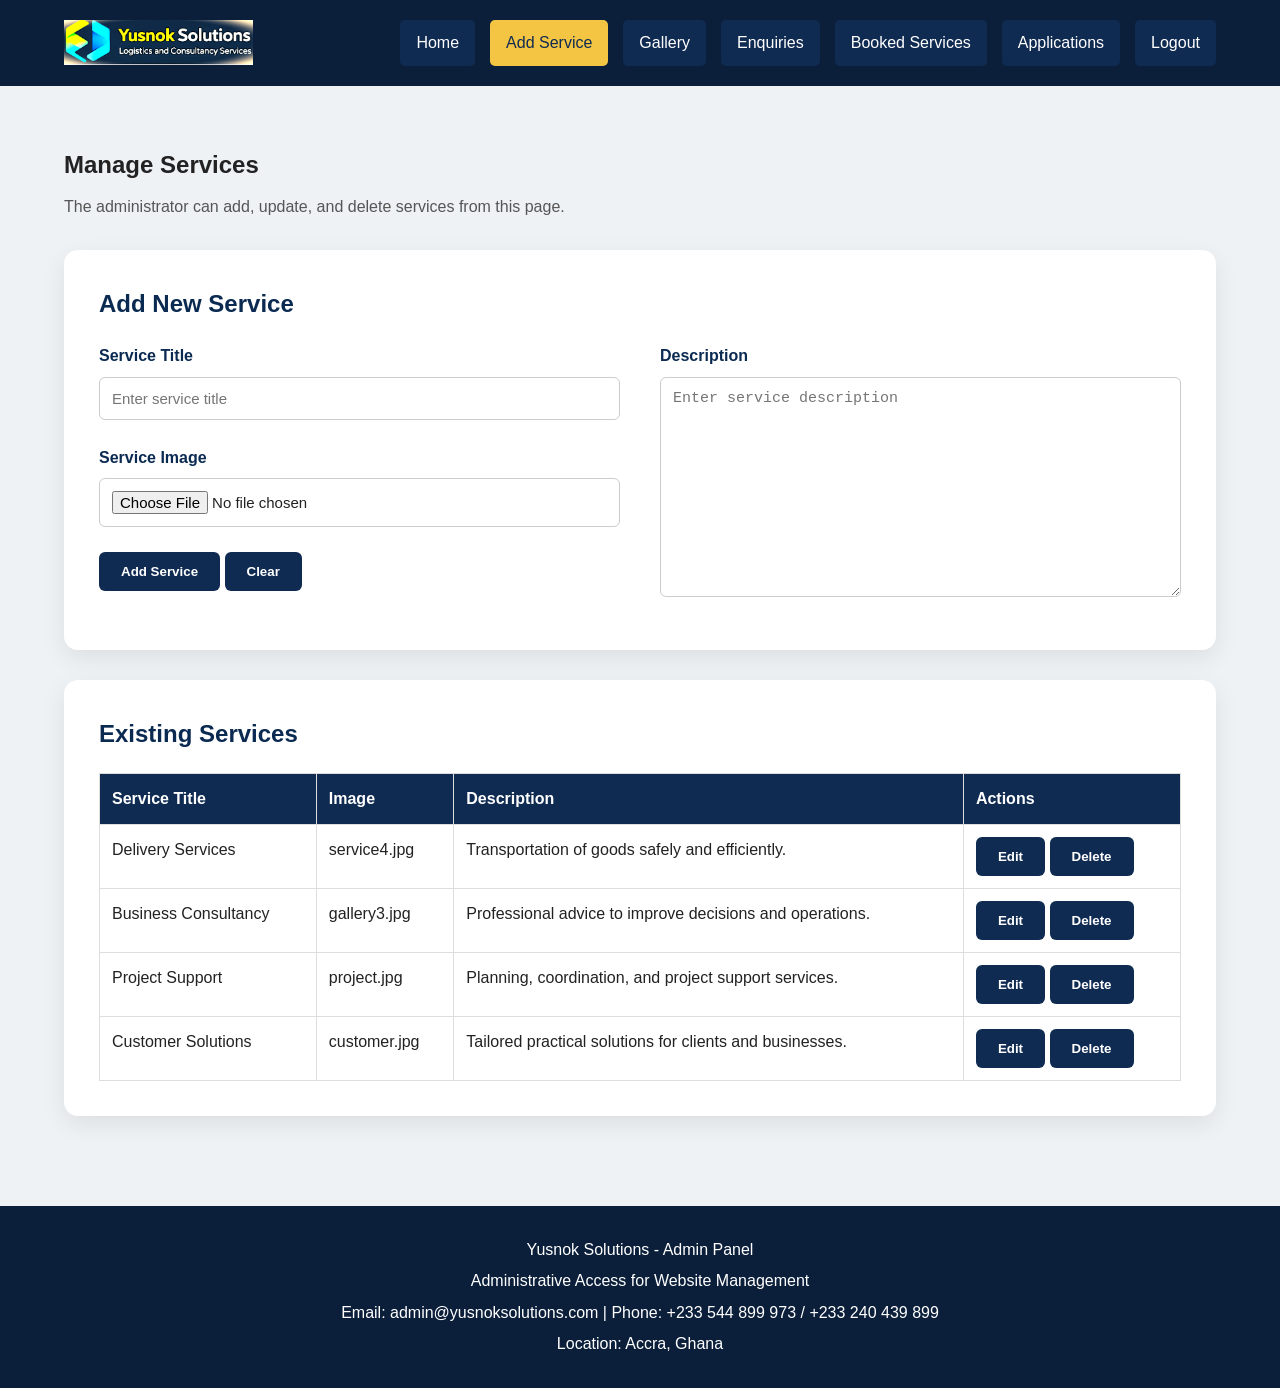
<file: admin/add-service.html>
<!DOCTYPE html>
<html>
<head>
    <title>Add Service - Yusnok Solutions Admin</title>
    <link rel="stylesheet" href="../style.css">
</head>
<body>

<header>
    <div class="container header-flex">
        <div class="logo">
            <img src="../images/logo/logo.png" alt="Yusnok Solutions Logo">
        </div>

        <nav>
            <ul>
                <li><a href="admin-home.html">Home</a></li>
                <li><a href="add-service.html" class="active">Add Service</a></li>
                <li><a href="admin-gallery.html">Gallery</a></li>
                <li><a href="enquiries.html">Enquiries</a></li>
                <li><a href="booked-services.html">Booked Services</a></li>
                <li><a href="job-applications.html">Applications</a></li>
                <li><a href="admin-login.html">Logout</a></li>
            </ul>
        </nav>
    </div>
</header>

<section class="section">
    <div class="container">

        <div class="section-header">
            <h1>Manage Services</h1>
            <p>The administrator can add, update, and delete services from this page.</p>
        </div>

        <div class="form-card">
    <h2>Add New Service</h2>

    <form class="admin-form">
        <div class="service-form-layout">

            <div class="left-fields">
                <div class="form-group">
                    <label for="service-title">Service Title</label>
                    <input type="text" id="service-title" placeholder="Enter service title">
                </div>

                <div class="form-group">
                    <label for="service-image">Service Image</label>
                    <input type="file" id="service-image">
                </div>

                <div class="button-group">
                    <button type="submit">Add Service</button>
                    <button type="reset">Clear</button>
                </div>
            </div>

            <div class="right-fields">
                <div class="form-group">
                    <label for="service-description">Description</label>
                    <textarea id="service-description" placeholder="Enter service description"></textarea>
                </div>
            </div>

        </div>
    </form>
</div>

        <div class="table-card">
            <h2>Existing Services</h2>
            <table>
                <tr>
                    <th>Service Title</th>
                    <th>Image</th>
                    <th>Description</th>
                    <th>Actions</th>
                </tr>
                <tr>
                    <td>Delivery Services</td>
                    <td>service4.jpg</td>
                    <td>Transportation of goods safely and efficiently.</td>
                    <td>
                        <button>Edit</button>
                        <button>Delete</button>
                    </td>
                </tr>
                <tr>
                    <td>Business Consultancy</td>
                    <td>gallery3.jpg</td>
                    <td>Professional advice to improve decisions and operations.</td>
                    <td>
                        <button>Edit</button>
                        <button>Delete</button>
                    </td>
                </tr>
                <tr>
                    <td>Project Support</td>
                    <td>project.jpg</td>
                    <td>Planning, coordination, and project support services.</td>
                    <td>
                        <button>Edit</button>
                        <button>Delete</button>
                    </td>
                </tr>
                <tr>
                    <td>Customer Solutions</td>
                    <td>customer.jpg</td>
                    <td>Tailored practical solutions for clients and businesses.</td>
                    <td>
                        <button>Edit</button>
                        <button>Delete</button>
                    </td>
                </tr>
            </table>
        </div>

    </div>
</section>

<footer>
    <p>Yusnok Solutions - Admin Panel</p>
    <p>Administrative Access for Website Management</p>
    <p>Email: admin@yusnoksolutions.com | Phone: +233 544 899 973 / +233 240 439 899</p>
    <p>Location: Accra, Ghana</p>
</footer>

</body>
</html>
</file>
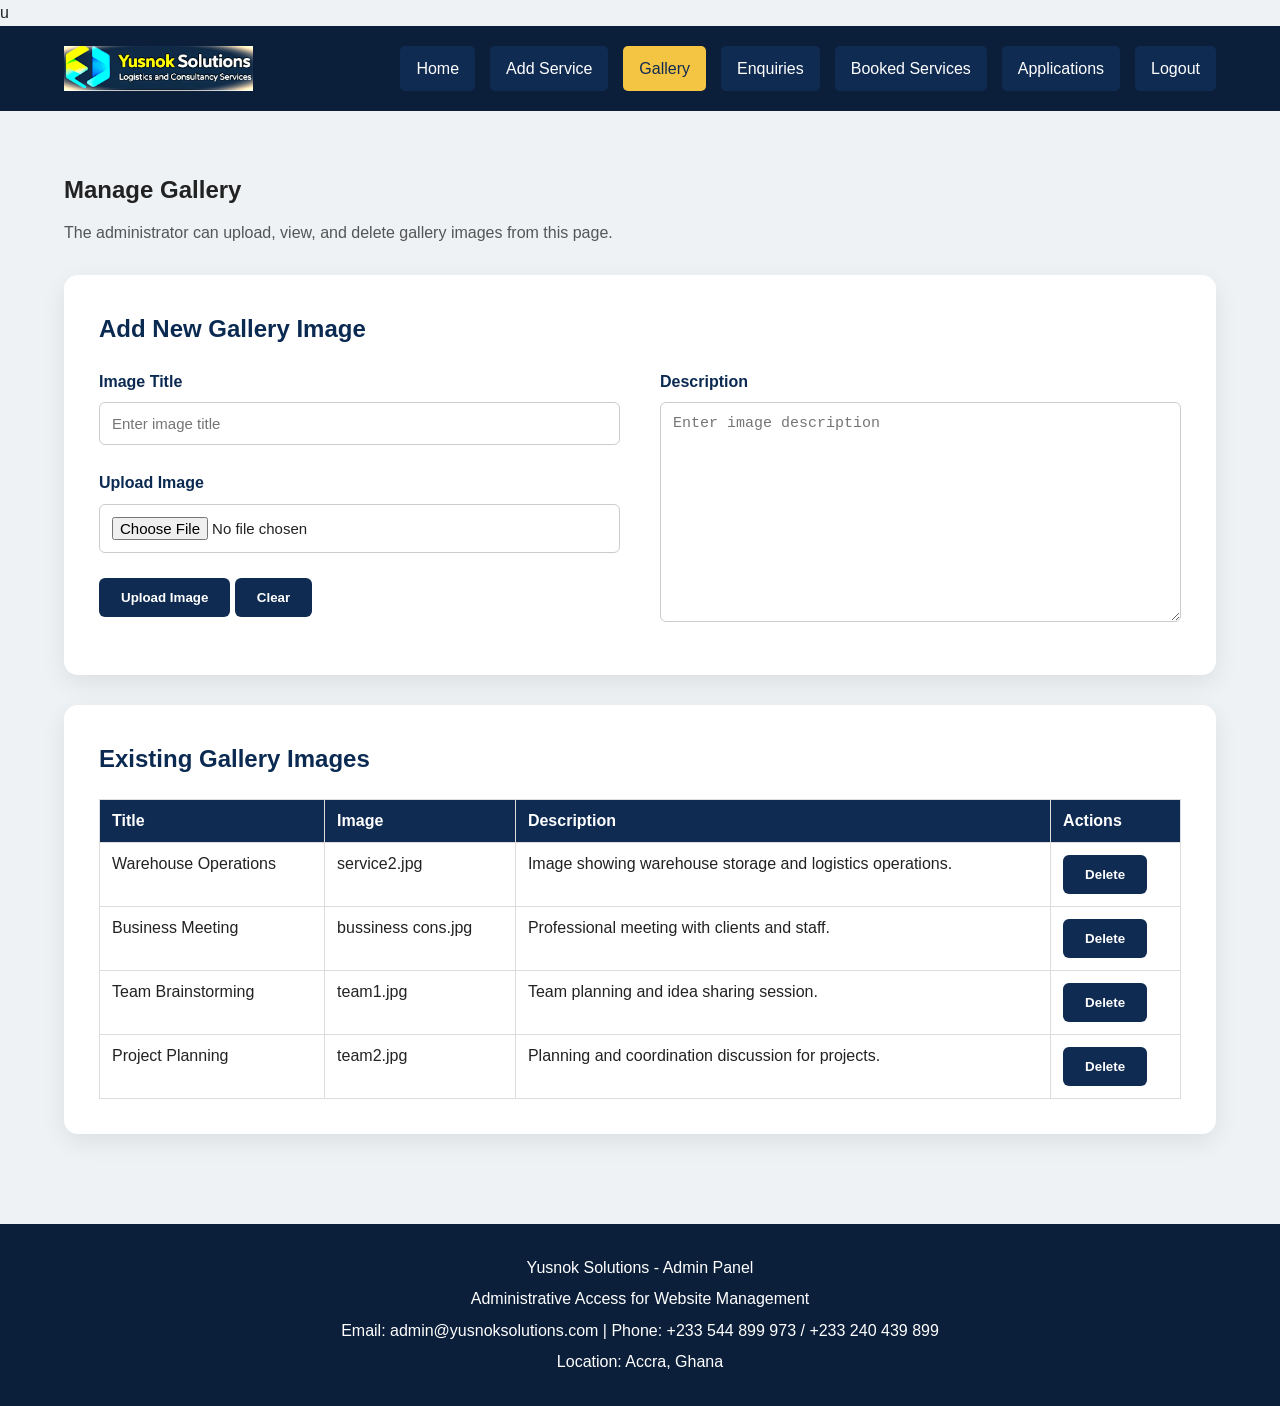
<file: admin/admin-gallery.html>
u<!DOCTYPE html>
<html>
<head>
    <title>Admin Gallery - Yusnok Solutions</title>
    <link rel="stylesheet" href="../style.css">
</head>
<body>

<header>
    <div class="container header-flex">
        <div class="logo">
            <img src="../images/logo/logo.png" alt="Yusnok Solutions Logo">
        </div>

        <nav>
            <ul>
                <li><a href="admin-home.html">Home</a></li>
                <li><a href="add-service.html">Add Service</a></li>
                <li><a href="admin-gallery.html" class="active">Gallery</a></li>
                <li><a href="enquiries.html">Enquiries</a></li>
                <li><a href="booked-services.html">Booked Services</a></li>
                <li><a href="job-applications.html">Applications</a></li>
                <li><a href="admin-login.html">Logout</a></li>
            </ul>
        </nav>
    </div>
</header>

<section class="section">
    <div class="container">

        <div class="section-header">
            <h1>Manage Gallery</h1>
            <p>The administrator can upload, view, and delete gallery images from this page.</p>
        </div>

        <div class="form-card">
            <h2>Add New Gallery Image</h2>

            <form class="admin-form">
                <div class="service-form-layout">

                    <div class="left-fields">
                        <div class="form-group">
                            <label for="gallery-title">Image Title</label>
                            <input type="text" id="gallery-title" placeholder="Enter image title">
                        </div>

                        <div class="form-group">
                            <label for="gallery-image">Upload Image</label>
                            <input type="file" id="gallery-image">
                        </div>

                        <div class="button-group">
                            <button type="submit">Upload Image</button>
                            <button type="reset">Clear</button>
                        </div>
                    </div>

                    <div class="right-fields">
                        <div class="form-group">
                            <label for="gallery-description">Description</label>
                            <textarea id="gallery-description" placeholder="Enter image description"></textarea>
                        </div>
                    </div>

                </div>
            </form>
        </div>

        <div class="table-card">
            <h2>Existing Gallery Images</h2>
            <table>
                <tr>
                    <th>Title</th>
                    <th>Image</th>
                    <th>Description</th>
                    <th>Actions</th>
                </tr>
                <tr>
                    <td>Warehouse Operations</td>
                    <td>service2.jpg</td>
                    <td>Image showing warehouse storage and logistics operations.</td>
                    <td><button>Delete</button></td>
                </tr>
                <tr>
                    <td>Business Meeting</td>
                    <td>bussiness cons.jpg</td>
                    <td>Professional meeting with clients and staff.</td>
                    <td><button>Delete</button></td>
                </tr>
                <tr>
                    <td>Team Brainstorming</td>
                    <td>team1.jpg</td>
                    <td>Team planning and idea sharing session.</td>
                    <td><button>Delete</button></td>
                </tr>
                <tr>
                    <td>Project Planning</td>
                    <td>team2.jpg</td>
                    <td>Planning and coordination discussion for projects.</td>
                    <td><button>Delete</button></td>
                </tr>
            </table>
        </div>

    </div>
</section>

<footer>
    <p>Yusnok Solutions - Admin Panel</p>
    <p>Administrative Access for Website Management</p>
    <p>Email: admin@yusnoksolutions.com | Phone: +233 544 899 973 / +233 240 439 899</p>
    <p>Location: Accra, Ghana</p>
</footer>

</body>
</html>
</file>
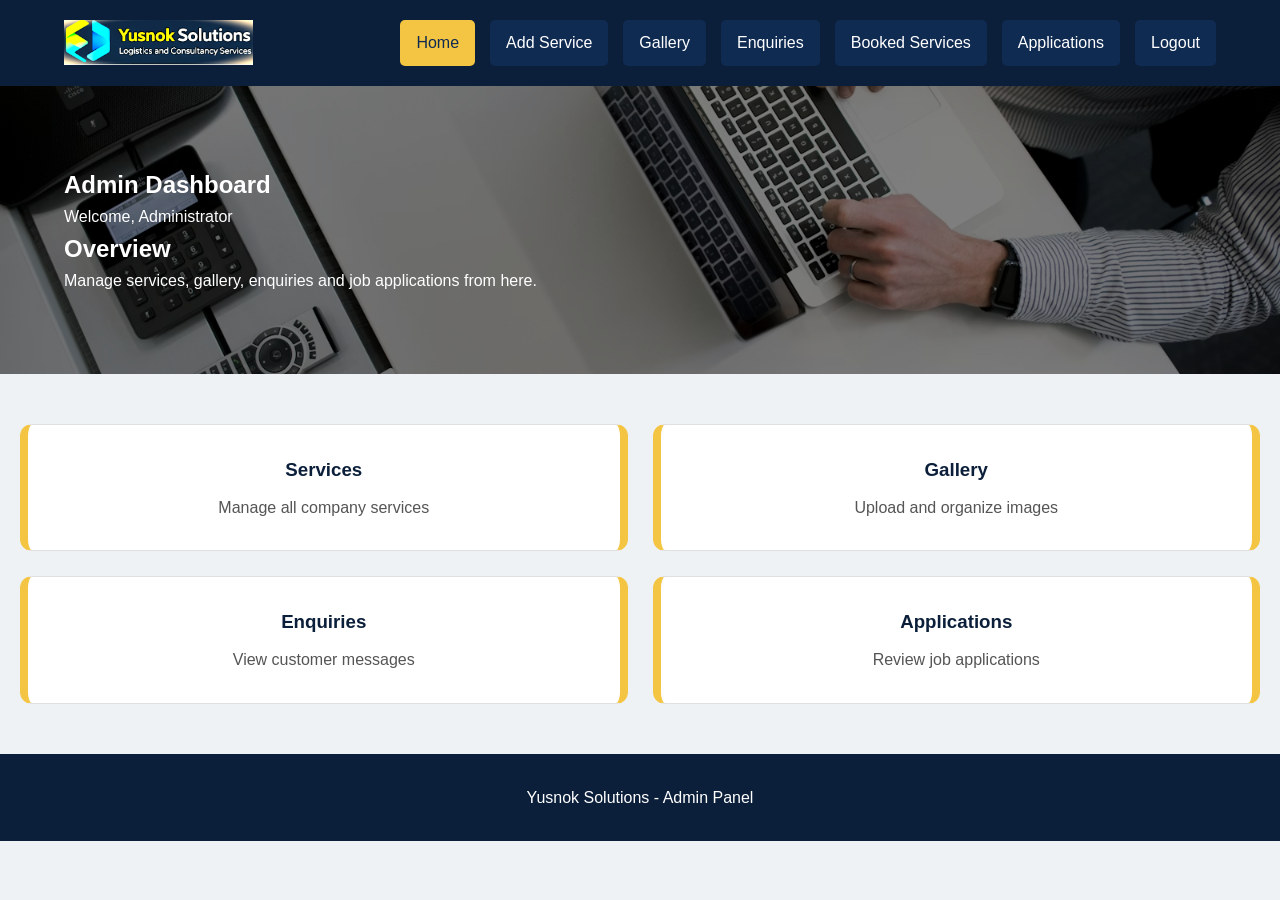
<file: admin/admin-home.html>
<!DOCTYPE html>
<html>

<head>

    <!-- Page title -->
    <title>Admin Dashboard - Yusnok Solutions</title>

    <!--  CSS file -->
    <link rel="stylesheet" href="../style.css">

</head>

<body>

<!-- Admin Header -->
<header>

    <div class="container header-flex">

        <!-- logo -->
        <div class="logo">
            <img src="../images/logo/logo.png" alt="Yusnok Solutions Logo">
        </div>

        <!-- Admin navigation -->
        <nav>
            <ul>

                <li><a href="admin-home.html" class="active">Home</a></li>
                <li><a href="add-service.html">Add Service</a></li>
                <li><a href="admin-gallery.html">Gallery</a></li>
                <li><a href="enquiries.html">Enquiries</a></li>
                <li><a href="booked-services.html">Booked Services</a></li>
                <li><a href="job-applications.html">Applications</a></li>

                <!-- Logout link -->
                <li><a href="admin-login.html">Logout</a></li>

            </ul>
        </nav>

    </div>

</header>

<!-- Admin hero sectn -->
<section class="section admin-hero">

    <div class="container">

        <h1>Admin Dashboard</h1>

        <p>Welcome, Administrator</p>

        <h2>Overview</h2>

        <p>
            Manage services, gallery, enquiries and job applications from here.
        </p>

    </div>

</section>

<!-- Dashboard cards -->
<div class="dashboard-cards">

    <div class="card" onclick="location.href='add-service.html'">

        <h3>Services</h3>

        <p>Manage all company services</p>

    </div>

    <div class="card" onclick="location.href='admin-gallery.html'">

        <h3>Gallery</h3>

        <p>Upload and organize images</p>

    </div>

    <div class="card" onclick="location.href='enquiries.html'">

        <h3>Enquiries</h3>

        <p>View customer messages</p>

    </div>

    <div class="card" onclick="location.href='job-applications.html'">

        <h3>Applications</h3>

        <p>Review job applications</p>

    </div>

</div>

<!-- Footer -->
<footer>

    <p>Yusnok Solutions - Admin Panel</p>

</footer>

</body>
</html>
</file>
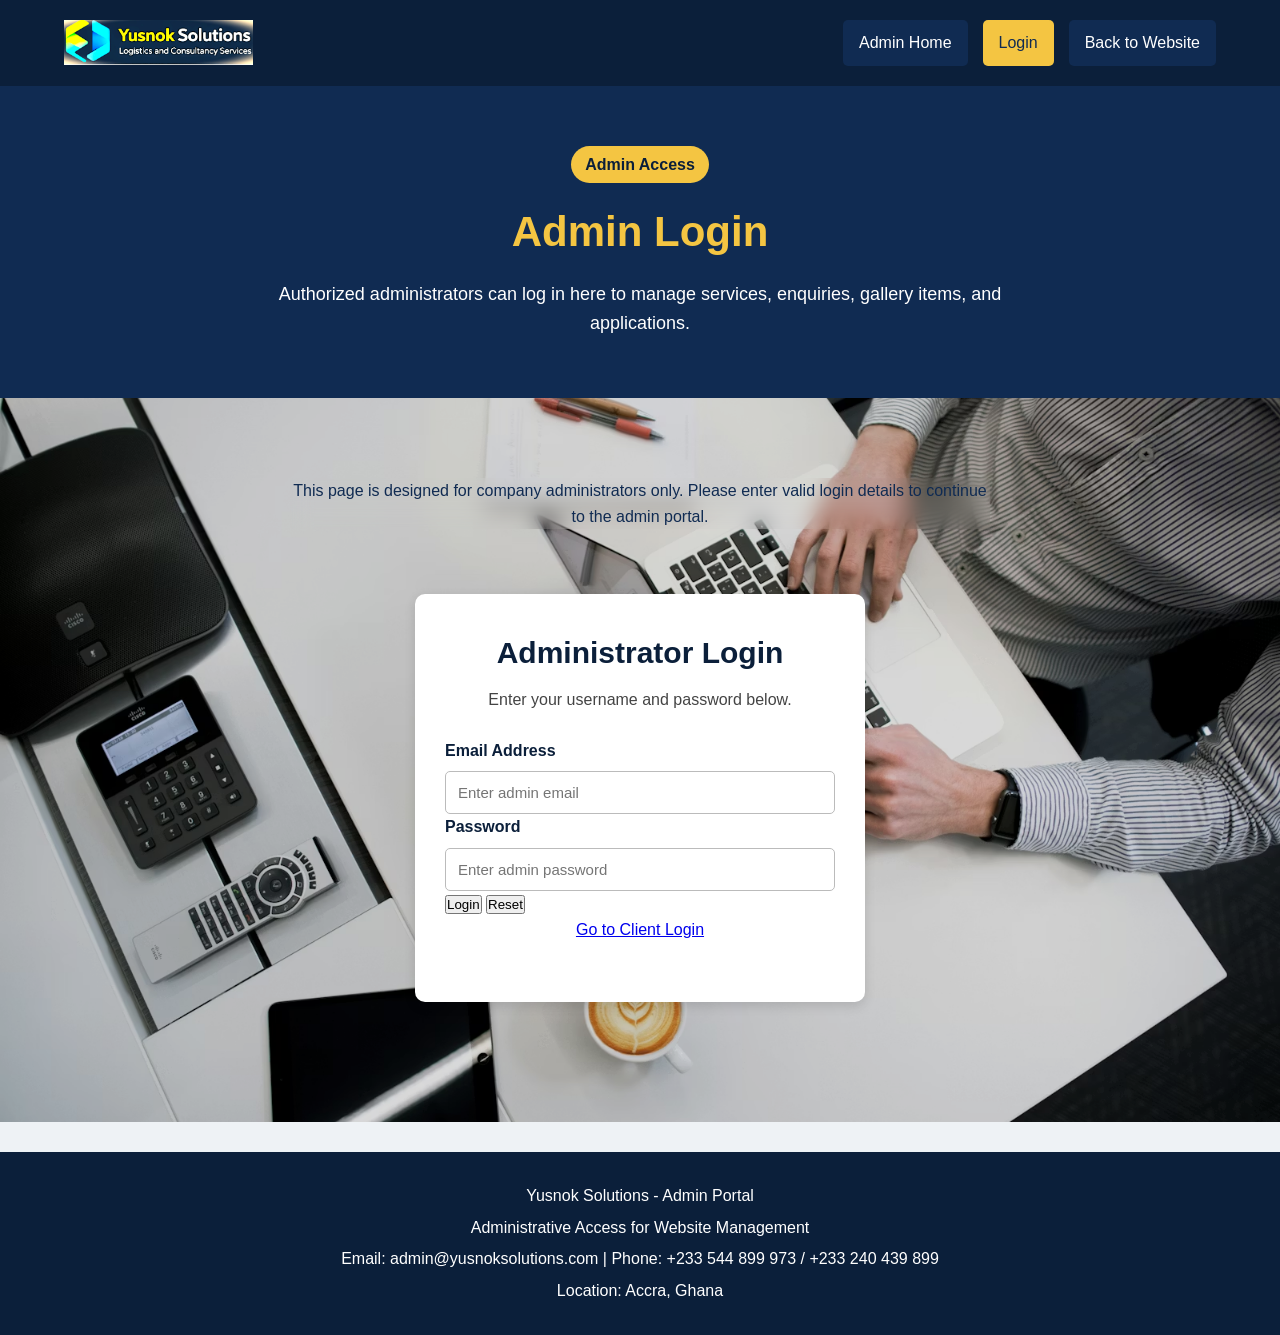
<file: admin/admin-login.html>
<!DOCTYPE html>
<html>
<head>
    <title>Yusnok Solutions - Admin Login</title>
    <link rel="stylesheet" href="../style.css">
</head>
<body>

<header>
     <div class="container header-flex">
        <div class="logo">
            <img src="../images/logo/logo.png" alt="Yusnok Solutions Logo">
        </div>

        <nav>
            <ul>
                <li><a href="admin-home.html">Admin Home</a></li>
                <li><a href="admin-login.html" class="active">Login</a></li>
                <li><a href="../index.html">Back to Website</a></li>
            </ul>
        </nav>
    </div>
</header>

<section class="page-banner admin-banner">
    <div class="container">
        <div class="admin-badge">Admin Access</div>
        <h1>Admin Login</h1>
        <p>
            Authorized administrators can log in here to manage services, enquiries,
            gallery items, and applications.
        </p>
    </div>
</section>

<section class="admin-login-section">
    <div class="container">
        <p class="admin-note">
            This page is designed for company administrators only. Please enter valid
            login details to continue to the admin portal.
        </p>

        <div class="login-wrapper">
            <div class="login-box">
    <h2>Administrator Login</h2>
    <p>Enter your username and password below.</p>

    <form action="admin-home.html">
        <label>Email Address</label>
        <input type="email" placeholder="Enter admin email" required>

        <label>Password</label>
        <input type="password" placeholder="Enter admin password" required>

        <button type="submit">Login</button>
        <button type="reset">Reset</button>
    </form>

    <p><a href="../login.html">Go to Client Login</a></p>
</div>
            </div>
        </div>
    </div>
</section>

<footer>
    <p>Yusnok Solutions - Admin Portal</p>
    <p>Administrative Access for Website Management</p>
    <p>Email: admin@yusnoksolutions.com | Phone: +233 544 899 973 / +233 240 439 899</p>
    <p>Location: Accra, Ghana</p>
</footer>

</body>
</html>
</file>
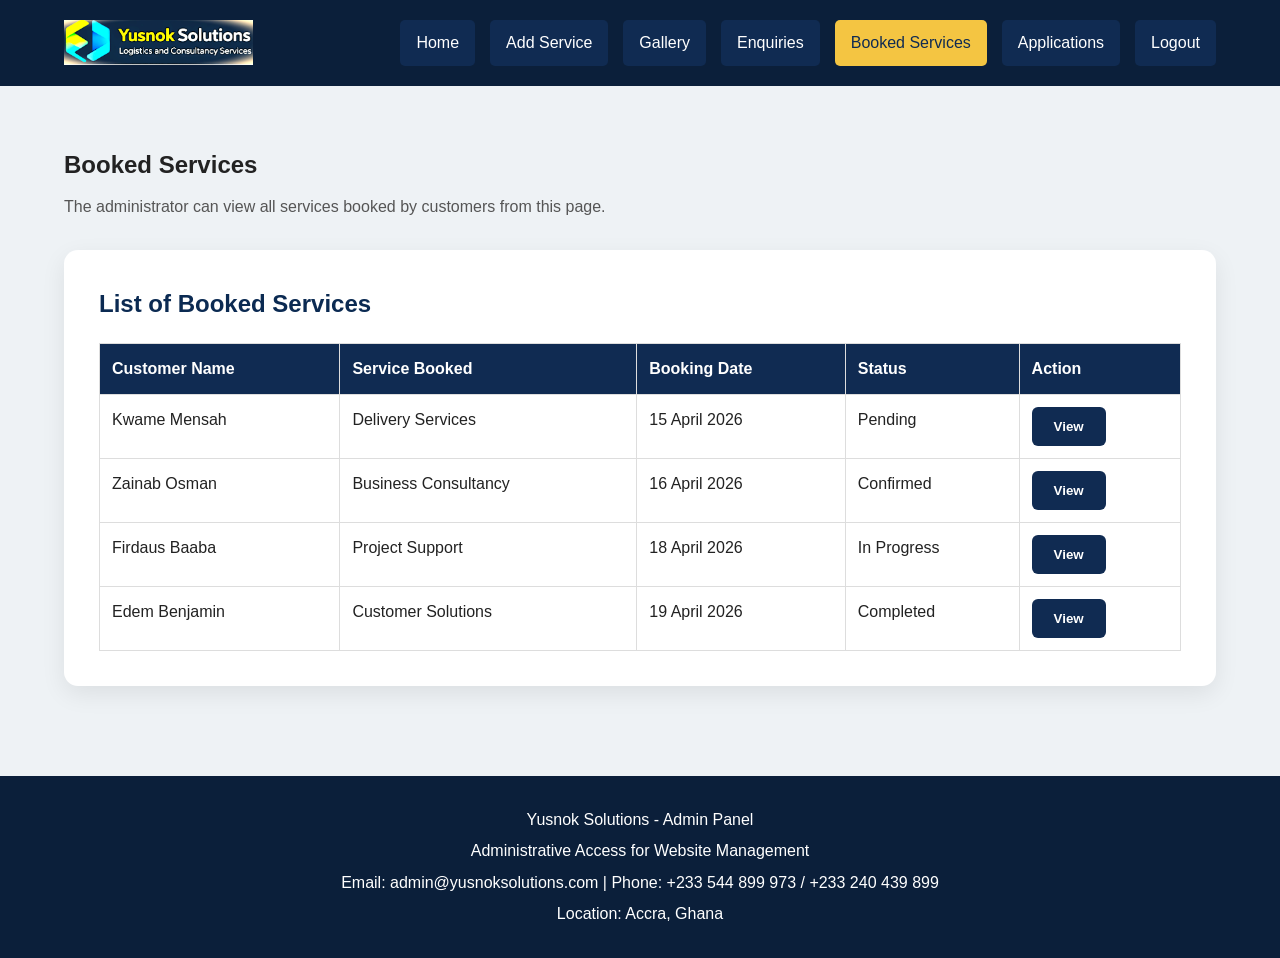
<file: admin/booked-services.html>
<!DOCTYPE html>
<html>
<head>
    <title>Booked Services - Yusnok Solutions Admin</title>
    <link rel="stylesheet" href="../style.css">
</head>
<body>

<header>
    <div class="container header-flex">
        <div class="logo">
            <img src="../images/logo/logo.png" alt="Yusnok Solutions Logo">
        </div>

        <nav>
            <ul>
                <li><a href="admin-home.html">Home</a></li>
                <li><a href="add-service.html">Add Service</a></li>
                <li><a href="admin-gallery.html">Gallery</a></li>
                <li><a href="enquiries.html">Enquiries</a></li>
                <li><a href="booked-services.html" class="active">Booked Services</a></li>
                <li><a href="job-applications.html">Applications</a></li>
                <li><a href="admin-login.html">Logout</a></li>
            </ul>
        </nav>
    </div>
</header>

<section class="section">
    <div class="container">

        <div class="section-header">
            <h1>Booked Services</h1>
            <p>The administrator can view all services booked by customers from this page.</p>
        </div>

        <div class="table-card">
            <h2>List of Booked Services</h2>
            <table>
                <tr>
                    <th>Customer Name</th>
                    <th>Service Booked</th>
                    <th>Booking Date</th>
                    <th>Status</th>
                    <th>Action</th>
                </tr>
                <tr>
                    <td>Kwame Mensah</td>
                    <td>Delivery Services</td>
                    <td>15 April 2026</td>
                    <td>Pending</td>
                    <td><button>View</button></td>
                </tr>
                <tr>
                    <td>Zainab Osman</td>
                    <td>Business Consultancy</td>
                    <td>16 April 2026</td>
                    <td>Confirmed</td>
                    <td><button>View</button></td>
                </tr>
                <tr>
                    <td>Firdaus Baaba</td>
                    <td>Project Support</td>
                    <td>18 April 2026</td>
                    <td>In Progress</td>
                    <td><button>View</button></td>
                </tr>
                <tr>
                    <td>Edem Benjamin</td>
                    <td>Customer Solutions</td>
                    <td>19 April 2026</td>
                    <td>Completed</td>
                    <td><button>View</button></td>
                </tr>
            </table>
        </div>

    </div>
</section>

<footer>
    <p>Yusnok Solutions - Admin Panel</p>
    <p>Administrative Access for Website Management</p>
    <p>Email: admin@yusnoksolutions.com | Phone: +233 544 899 973 / +233 240 439 899</p>
    <p>Location: Accra, Ghana</p>
</footer>

</body>
</html>
</file>
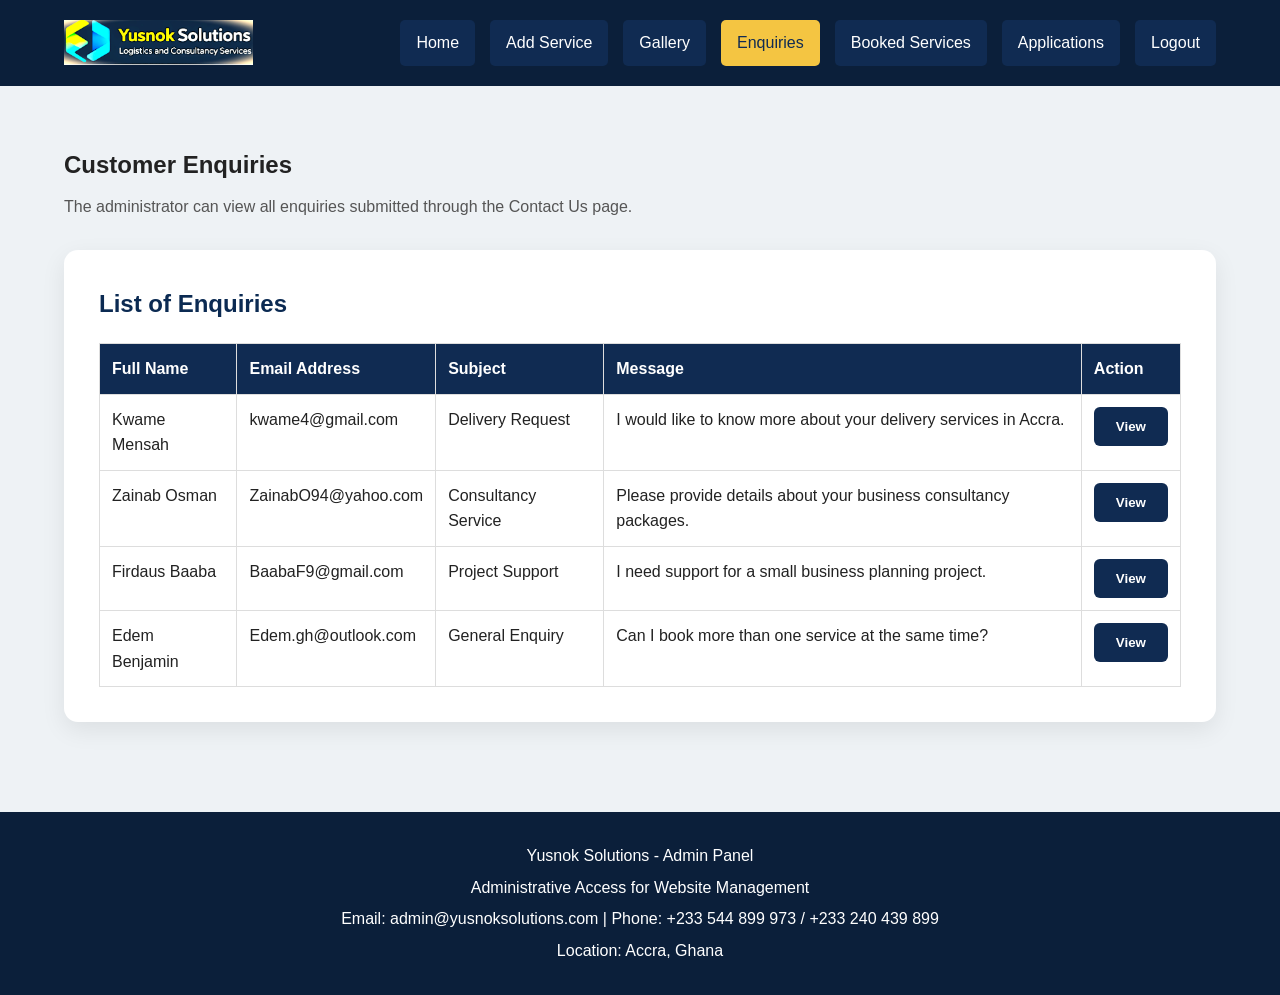
<file: admin/enquiries.html>
<!DOCTYPE html>
<html>
<head>
    <title>Enquiries - Yusnok Solutions Admin</title>
    <link rel="stylesheet" href="../style.css">
</head>
<body>

<header>
    <div class="container header-flex">
        <div class="logo">
            <img src="../images/logo/logo.png" alt="Yusnok Solutions Logo">
        </div>

        <nav>
            <ul>
                <li><a href="admin-home.html">Home</a></li>
                <li><a href="add-service.html">Add Service</a></li>
                <li><a href="admin-gallery.html">Gallery</a></li>
                <li><a href="enquiries.html" class="active">Enquiries</a></li>
                <li><a href="booked-services.html">Booked Services</a></li>
                <li><a href="job-applications.html">Applications</a></li>
                <li><a href="admin-login.html">Logout</a></li>
            </ul>
        </nav>
    </div>
</header>

<section class="section">
    <div class="container">

        <div class="section-header">
            <h1>Customer Enquiries</h1>
            <p>The administrator can view all enquiries submitted through the Contact Us page.</p>
        </div>

        <div class="table-card">
            <h2>List of Enquiries</h2>
            <table>
                <tr>
                    <th>Full Name</th>
                    <th>Email Address</th>
                    <th>Subject</th>
                    <th>Message</th>
                    <th>Action</th>
                </tr>
                <tr>
                    <td>Kwame Mensah</td>
                    <td>kwame4@gmail.com</td>
                    <td>Delivery Request</td>
                    <td>I would like to know more about your delivery services in Accra.</td>
                    <td><button>View</button></td>
                </tr>
                <tr>
                    <td>Zainab Osman</td>
                    <td>ZainabO94@yahoo.com</td>
                    <td>Consultancy Service</td>
                    <td>Please provide details about your business consultancy packages.</td>
                    <td><button>View</button></td>
                </tr>
                <tr>
                    <td>Firdaus Baaba</td>
                    <td>BaabaF9@gmail.com</td>
                    <td>Project Support</td>
                    <td>I need support for a small business planning project.</td>
                    <td><button>View</button></td>
                </tr>
                <tr>
                    <td>Edem Benjamin</td>
                    <td>Edem.gh@outlook.com</td>
                    <td>General Enquiry</td>
                    <td>Can I book more than one service at the same time?</td>
                    <td><button>View</button></td>
                </tr>
            </table>
        </div>

    </div>
</section>

<footer>
    <p>Yusnok Solutions - Admin Panel</p>
    <p>Administrative Access for Website Management</p>
    <p>Email: admin@yusnoksolutions.com | Phone: +233 544 899 973 / +233 240 439 899</p>
    <p>Location: Accra, Ghana</p>
</footer>

</body>
</html>
</file>
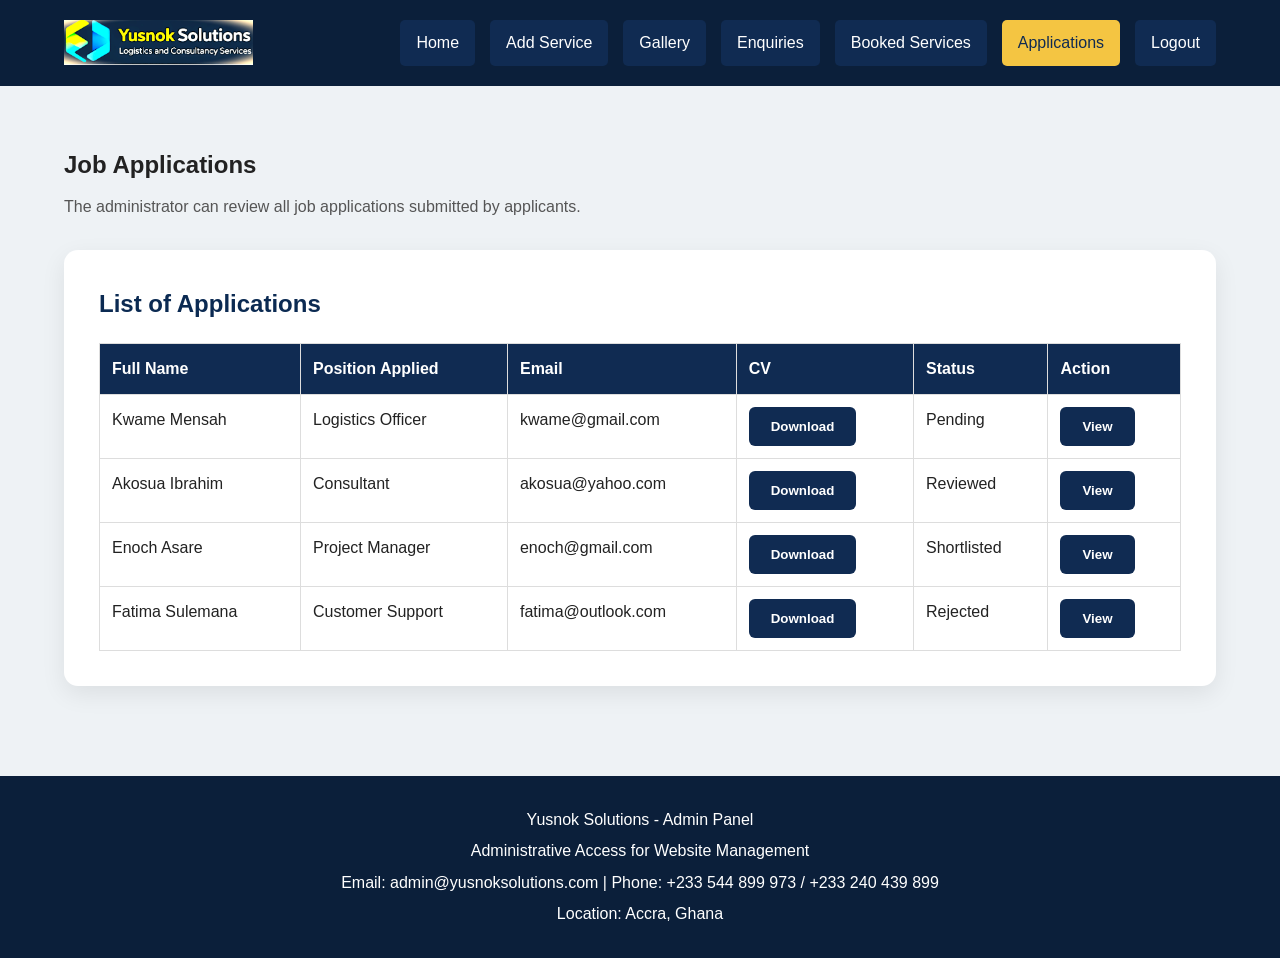
<file: admin/job-applications.html>
<!DOCTYPE html>
<html>
<head>
    <title>Job Applications - Yusnok Solutions Admin</title>
    <link rel="stylesheet" href="../style.css">
</head>
<body>

<header>
    <div class="container header-flex">
        <div class="logo">
            <img src="../images/logo/logo.png" alt="Yusnok Solutions Logo">
        </div>

        <nav>
            <ul>
                <li><a href="admin-home.html">Home</a></li>
                <li><a href="add-service.html">Add Service</a></li>
                <li><a href="admin-gallery.html">Gallery</a></li>
                <li><a href="enquiries.html">Enquiries</a></li>
                <li><a href="booked-services.html">Booked Services</a></li>
                <li><a href="job-applications.html" class="active">Applications</a></li>
                <li><a href="admin-login.html">Logout</a></li>
            </ul>
        </nav>
    </div>
</header>

<section class="section">
    <div class="container">

        <div class="section-header">
            <h1>Job Applications</h1>
            <p>The administrator can review all job applications submitted by applicants.</p>
        </div>

        <div class="table-card">
            <h2>List of Applications</h2>
            <table>
                <tr>
                    <th>Full Name</th>
                    <th>Position Applied</th>
                    <th>Email</th>
                    <th>CV</th>
                    <th>Status</th>
                    <th>Action</th>
                </tr>

                <tr>
                    <td>Kwame Mensah</td>
                    <td>Logistics Officer</td>
                    <td>kwame@gmail.com</td>
                    <td><button>Download</button></td>
                    <td>Pending</td>
                    <td><button>View</button></td>
                </tr>

                <tr>
                    <td>Akosua Ibrahim</td>
                    <td>Consultant</td>
                    <td>akosua@yahoo.com</td>
                    <td><button>Download</button></td>
                    <td>Reviewed</td>
                    <td><button>View</button></td>
                </tr>

                <tr>
                    <td>Enoch Asare</td>
                    <td>Project Manager</td>
                    <td>enoch@gmail.com</td>
                    <td><button>Download</button></td>
                    <td>Shortlisted</td>
                    <td><button>View</button></td>
                </tr>

                <tr>
                    <td>Fatima Sulemana</td>
                    <td>Customer Support</td>
                    <td>fatima@outlook.com</td>
                    <td><button>Download</button></td>
                    <td>Rejected</td>
                    <td><button>View</button></td>
                </tr>

            </table>
        </div>

    </div>
</section>

<footer>
    <p>Yusnok Solutions - Admin Panel</p>
    <p>Administrative Access for Website Management</p>
    <p>Email: admin@yusnoksolutions.com | Phone: +233 544 899 973 / +233 240 439 899</p>
    <p>Location: Accra, Ghana</p>
</footer>

</body>
</html>
</file>
<file: style.css>
/* 
   YUSNOK SOLUTIONS WEBSITE STYLESHEET
 >>>>>>>>>>>>>>>>>>>>>>>>>>>>>>>>>>>>>>>>>>
   GENERAL RESET AND BODY STYLE*/

* {
    margin: 0;
    padding: 0;
    box-sizing: border-box;
}

html {
    scroll-behavior: smooth;
}

body {
    font-family: Arial, sans-serif;
    background-color: #eef2f5;
    color: #222;
    line-height: 1.6;
}


/*MAIN CONTAINER*/


.container {
    width: 90%;
    max-width: 1200px;
    margin: auto;
}


/*HEADER, LOGO, AND NAVIGATION*/

header {
    background-color: #0b1f3a;
    color: white;
    padding: 20px 0;
}

.header-flex {
    display: flex;
    justify-content: space-between;
    align-items: center;
    gap: 20px;
    flex-wrap: wrap;
}

.logo {
    display: flex;
    align-items: center;
    margin: 0;
    padding: 0;
}

.logo img {
    height: 45px;
    max-width: 300px;
    width: auto;
    object-fit: contain;
    display: block;
}

.tagline {
    font-size: 14px;
    margin-top: 5px;
    color: #e6e6e6;
}

nav {
    margin-top: 0;
}

nav ul {
    list-style: none;
    display: flex;
    flex-wrap: wrap;
    gap: 15px;
    align-items: center;
}

nav ul li a {
    text-decoration: none;
    color: white;
    background-color: #102b52;
    padding: 10px 16px;
    border-radius: 5px;
    display:inline-block;
    transition: 0.3s;
}

nav ul li a:hover,
nav ul li a.active {
    background-color: #f4c542;
    color: #102b52;
}


/*HERO AND PAGE BANNER*/

.hero {
    background-image: url("images/backgrnd-img.jpg");
    background-size: cover;
    background-position: center;
    background-repeat: no-repeat;
    padding: 120px 0;
    position: relative;
}

.hero h1 {
    font-size: 58px;
    margin-bottom: 10px;
    color: #f4c542;
    
}

.hero p {
    font-size: 18px;
    color:rgba(245, 245, 245, 0.995);
    max-width: 800px;
    margin: auto; 
    padding: 15px 20px;
    
}
.hero::before {
    content: "";
    position: absolute;
    top: 0;
    left: 0;
    width: 100%;
    height: 100%;
    background: rgba(0,0,0,0.15);
}
.hero .container {
    position: relative;
    z-index: 2;
}

.page-banner {
    background-color: #102b52;
    background-image: url("images/backgrnd-img.jpg");
    background-size: cover;
    background-position: center;
    background-repeat: no-repeat;
    color: white;
    text-align: center;
    padding: 60px 20px;
}
.page-banner h1 {
    font-size: 42px;
    color: #f4c542;
    margin-bottom: 15px;
    text-align: center;
}

.page-banner p {
    max-width: 800px;
    margin: auto;
    font-size: 18px;
    text-align: center;
}

/*GENERAL SECTIONS*/

.section {
    padding: 60px 0;
}

.section-title {
    text-align: center;
    font-size: 32px;
    color: #0b1f3a;
    margin-bottom: 20px;
}

.section-text {
    text-align: center;
    max-width: 850px;
    margin: 0 auto 40px auto;
    font-size: 17px;
}

.section-header {
    margin-bottom: 30px;
}

.section-header h1 {
    margin-bottom: 10px;
}

.section-header p {
    color: #555;
    max-width: 600px;
}

/* HOME PAGE SERVICE BOXES
   The smallservice cards on the home page.*/

.services {
    display: flex;
    flex-wrap: wrap;
    gap: 20px;
    justify-content: center;
}

.service-box {
    background-color: white;
    width: 260px;
    border-radius: 10px;
    overflow: hidden;
    box-shadow: 0 4px 10px rgba(0, 0, 0, 0.12);
    transition: 0.3s;
}

.service-box:hover {
    transform: translateY(-8px);
}

.service-box img {
    width: 100%;
    height: 180px;
    object-fit: cover;
}

.service-box h3 {
    color: #0b1f3a;
    font-size: 22px;
    margin: 15px;
}

.service-box p {
    margin: 0 15px 20px 15px;
    font-size: 15px;
}

/*SERVICES PAGE LARGE CARDS
   These are the bigger cards on services.html.*/

.service-grid-large {
    display: flex;
    flex-wrap: wrap;
    gap: 25px;
    justify-content: center;
    margin-top: 30px;
}

.service-card-large {
    background-color: white;
    width: 520px;
    border-radius: 10px;
    overflow: hidden;
    box-shadow: 0 4px 12px rgba(0, 0, 0, 0.12);
}

.service-card-large img {
    width: 100%;
    height: 250px;
    object-fit: cover;
}

.service-card-content {
    padding: 22px;
}

.service-card-content h3 {
    color: #0b1f3a;
    font-size: 28px;
    margin-bottom: 12px;
}

.service-card-content p {
    margin-bottom: 18px;
    font-size: 16px;
}

.service-btn {
    display: inline-block;
    text-decoration: none;
    background-color: #0b1f3a;
    color: white;
    padding: 12px 20px;
    border-radius: 5px;
    font-weight: bold;
}

.service-btn:hover {
    background-color: #f4c542;
    color: #0b1f3a;
}

/*CALL TO ACTION & INFORMATION STRIP
   These style special message sections.*/

.info-strip {
    background-color: white;
    padding: 40px 20px;
    text-align: center;
}

.info-strip h2 {
    color: #0b1f3a;
    margin-bottom: 15px;
    font-size: 30px;
}

.info-strip p {
    max-width: 850px;
    margin: auto;
    font-size: 17px;
}

.cta {
    background-color: #f4c542;
    text-align: center;
    padding: 50px 20px;
}

.cta h2 {
    color: #0b1f3a;
    margin-bottom: 15px;
    font-size: 30px;
}

.cta p {
    max-width: 700px;
    margin: auto;
    font-size: 17px;
}

.cta a {
    display: inline-block;
    margin-top: 20px;
    text-decoration: none;
    background-color: #0b1f3a;
    color: white;
    padding: 14px 26px;
    border-radius: 6px;
    font-weight: bold;
}

.cta a:hover {
    background-color: #102b52;
}


/*GALLERY PAGE*/

.gallery-grid-new {
    display: grid;
    grid-template-columns: repeat(3, 1fr);
    gap: 25px;
    margin-top: 30px;
    align-items: start;
}

.gallery-item {
    background-color: white;
    border-radius: 10px;
    overflow: hidden;
    box-shadow: 0 4px 10px rgba(0, 0, 0, 0.12);
}

.gallery-item img {
    width: 100%;
    height: 230px;
    object-fit: cover;
    display: block;
}

.gallery-item h3 {
    font-size: 18px;
    color: #0b1f3a;
    margin: 10px 15px 5px 15px;
}

.gallery-item p {
    font-size: 13px;
    color: #444;
    margin: 0 15px 15px 15px;
    line-height: 1.5;
}


/*CONTACT PAGE*/

.contact-wrapper {
    display: flex;
    flex-wrap: wrap;
    gap: 30px;
    justify-content: center;
    align-items: flex-start;
    margin-top: 30px;
    
}

.contact-box,
.form-box {
    background-color: white;
    width: 500px;
    border-radius: 10px;
    padding: 30px;
    box-shadow: 0 4px 12px rgba(0, 0, 0, 0.12);
}

.contact-box h3,
.form-box h3 {
    color: #0b1f3a;
    font-size: 28px;
    margin-bottom: 15px;
}

.contact-box p {
    margin-bottom: 12px;
    font-size: 16px;
}


/*GENERAL FORM STYLES
   These affect labels, inputs, textareas, selects, and buttons.*/

.form-group {
    margin-bottom: 18px;
}

.form-group label,
form label {
    display: block;
    margin-bottom: 8px;
    font-weight: bold;
    color: #0b1f3a;
}

.form-group input,
.form-group textarea,
.form-group select,
form input,
form textarea {
    width: 100%;
    padding: 12px;
    border: 1px solid #bbb;
    border-radius: 5px;
    font-size: 15px;
}

.form-group textarea {
    resize: vertical;
    min-height: 140px;
}

.form-buttons {
    display: flex;
    gap: 12px;
    flex-wrap: wrap;
}

.form-buttons input,
.form-buttons button,
.button-group button,
table button {
    background-color: #102b52;
    color: white;
    border: none;
    padding: 12px 22px;
    border-radius: 6px;
    font-weight: bold;
    cursor: pointer;
}

.form-buttons input:hover,
.form-buttons button:hover,
.button-group button:hover,
table button:hover {
    background-color: #f4c542;
    color: #102b52;
}


/*JOB APPLICATION PAGE
   This controls the job application form, radio buttons, and checkboxes.*/

.job-form-box {
    background-color: white;
    max-width: 1000px;
    margin: 30px auto 0 auto;
    border-radius: 10px;
    padding: 30px;
    box-shadow: 0 4px 12px rgba(0, 0, 0, 0.12);
}

.form-section-title {
    font-size: 24px;
    color: #0b1f3a;
    margin: 25px 0 15px 0;
    border-bottom: 2px solid #f4c542;
    padding-bottom: 8px;
}

.radio-group,
.checkbox-group {
    display: flex;
    flex-wrap: wrap;
    gap: 20px;
    margin-top: 8px;
}

.radio-group label,
.checkbox-group label {
    font-weight: normal;
    color: #222;
}

.job-note {
    text-align: center;
    max-width: 850px;
    margin: 0 auto 30px auto;
    font-size: 17px;
}


/*LOGIN PAGES*/

.login-wrapper {
    display: flex;
    justify-content: center;
    align-items: center;
    padding: 40px 0;
}
.client-login-banner {
    background-image: none;
    background-color: #102b52;
}

.login-box {
    background-color: white;
    width: 450px;
    max-width: 100%;
    border-radius: 10px;
    padding: 35px 30px;
    box-shadow: 0 4px 12px rgba(0, 0, 0, 0.12);
}

.login-box h2 {
    color: #0b1f3a;
    text-align: center;
    margin-bottom: 10px;
    font-size: 30px;
}

.login-box p {
    text-align: center;
    margin-bottom: 25px;
    color: #444;
}

.login-links {
    text-align: center;
    margin-top: 18px;
}

.login-links a {
    color: #0b1f3a;
    text-decoration: none;
    font-weight: bold;
}

.login-links a:hover {
    color: #f4c542;
}

/*ADMIN SECTION*/
.admin-login-section{
    background-image: url("images/admin-bg.jpg");
    background-size: cover;
    background-position: center;
    background-repeat: no-repeat;
    padding: 80px 20px;
    position:relative;
}
.admin-login-section::before {
    content: "";
    position: absolute;
    top: 0%;
    left: 0%;
    width: 100%;
    height: 100%;
    background: rgba(0,0,0,0.15);
}
.admin-login-section .container {
    position: relative;
    z-index: 2;
}

.admin-badge {
    display: inline-block;
    background-color: #f4c542;
    color: #0b1f3a;
    padding: 6px 14px;
    border-radius: 20px;
    font-weight: bold;
    margin-bottom: 15px;
}

.admin-note {
    text-align: center;
    max-width: 700px;
    margin: 0 auto 25px auto;
    font-size: 16px;
    color: #102b52;
    backdrop-filter: blur(10px);
    
}

.admin-hero {
    background-image: url("images/admin-dash.jpg");
    background-size: cover;
    background-position: center;
    background-repeat: no-repeat;
    padding: 80px 0;
    position: relative;
}

.admin-hero::before {
    content: "";
    position: absolute;
    top: 0;
    left: 0;
    width: 100%;
    height: 100%;
    background: rgba(0,0,0,0.5);
}

.admin-hero .container {
    position: relative;
    z-index: 2;
    color: white;
}
.admin-banner {
    background-image: none;
    background-color: #102b52;}

/* ABOUT PAGE TEAM BOXES*/

.team-gallery {
    display: flex;
    flex-wrap: wrap;
    gap: 20px;
    justify-content: center;
    margin-top: 20px;
}

.team-box {
    background-color: white;
    width: 300px;
    border-radius: 10px;
    overflow: hidden;
    box-shadow: 0 4px 10px rgba(0, 0, 0, 0.12);
    text-align: center;
    padding-bottom: 15px;
}

.team-box img {
    width: 100%;
    height: 220px;
    object-fit: cover;
}

.team-box h3 {
    color: #0b1f3a;
    margin: 15px 0 10px 0;
}

.team-box p {
    padding: 0 15px;
    font-size: 15px;
}

/* ADMIN FORM AND TABLE CARDS
   controls admin forms and tables like Add Service, Gallery, etc.*/

.form-card,
.table-card {
    background: #ffffff;
    padding: 35px;
    border-radius: 14px;
    box-shadow: 0 8px 24px rgba(0,0,0,0.08);
    margin-top: 30px;
}

.form-card h2,
.table-card h2 {
    margin-bottom: 20px;
    color: #0b2a52;
    font-size: 24px;
}
.table-card td:hover {
   color : blue;
}
    


.admin-form {
    width: 100%;
}

.admin-form .form-row {
    display: flex;
    gap: 20px;
    flex-wrap: wrap;
    align-items: flex-start;
}

.admin-form .form-group {
    flex: 1;
    min-width: 250px;
    display: flex;
    flex-direction: column;
}

.admin-form label {
    font-weight: 600;
    margin-bottom: 8px;
    color: #0b2a52;
}

.admin-form input[type="text"],
.admin-form input[type="file"],
.admin-form textarea {
    width: 100%;
    padding: 12px;
    border: 1px solid #ccc;
    border-radius: 6px;
    font-size: 15px;
}

.admin-form textarea {
    min-height: 120px;
    resize: vertical;
}

.admin-hero {
    background-image: url("images/admin-bg.jpg");
    background-size: cover;
    background-position: center;
    background-repeat: no-repeat;
    padding: 80px 0;
    position: relative;
}

.service-form-layout {
    display: grid;
    grid-template-columns: 1fr 1fr;
    gap: 40px;
    align-items: start;
    margin-top: 20px;
}

.left-fields,
.right-fields {
    width: 100%;
}

.left-fields .form-group {
    margin-bottom: 25px;
}

.right-fields textarea {
    min-height: 220px;
}


/*TABLE STYLES*/

table {
    width: 100%;
    border-collapse: collapse;
    margin-top: 15px;
}

table th,
table td {
    border: 1px solid #ddd;
    padding: 12px;
    text-align: left;
    vertical-align: top;
}

table th {
    background: #102b52;
    color: white;
}

/*ADMIN DASHBOARD CARDS*/

.dashboard-cards {
    display: grid;
    grid-template-columns: repeat(2, 1fr);
    gap: 25px;
    margin-top: 30px;
    padding: 20px;
}

.card {
    background: rgb(255, 255, 255);
    padding: 30px;
    border-radius: 12px;
    text-align: center;
    border: 1px solid #e0e0e0;
    border-left: 8px solid #f4c542;
    border-right: 8px solid #f4c542;
    box-shadow: 9 6px 15px rgba(0,0,0,0.1);
    cursor: pointer;
    transition: 0.3s ease;
}

.card h3 {
    color: #0b1f3a;
    margin-bottom: 10px;
}

.card p {
    color: #555;
}

.card:hover {
    transform: translateY(-8px) scale(1.05);
    box-shadow: 10px 10px 25px rgba(0,0,0,0.2);
}


/*FOOTER*/

footer {
    background-color: #0b1f3a;
    color: white;
    text-align: center;
    padding: 25px 15px;
    margin-top: 30px;
}

footer p {
    margin: 6px 0;
}


/* RESPONSIVE DESIGN
   Allows this website fit tablets and phones */

@media (max-width: 992px) {
    .gallery-grid-new {
        grid-template-columns: repeat(2, 1fr);
    }
}

@media (max-width: 768px) {
    .hero h1 {
        font-size: 34px;
    }

    nav ul {
        flex-direction: column;
    }

    .service-box,
    .service-card-large,
    .contact-box,
    .form-box,
    .login-box,
    .team-box {
        width: 100%;
    }

    .service-form-layout {
        grid-template-columns: 1fr;
    }

    .right-fields textarea {
        min-height: 150px;
    }

    .dashboard-cards {
        grid-template-columns: 1fr;
    }
}

@media (max-width: 600px) {
    .gallery-grid-new {
        grid-template-columns: 1fr;
    }
}
</file>
